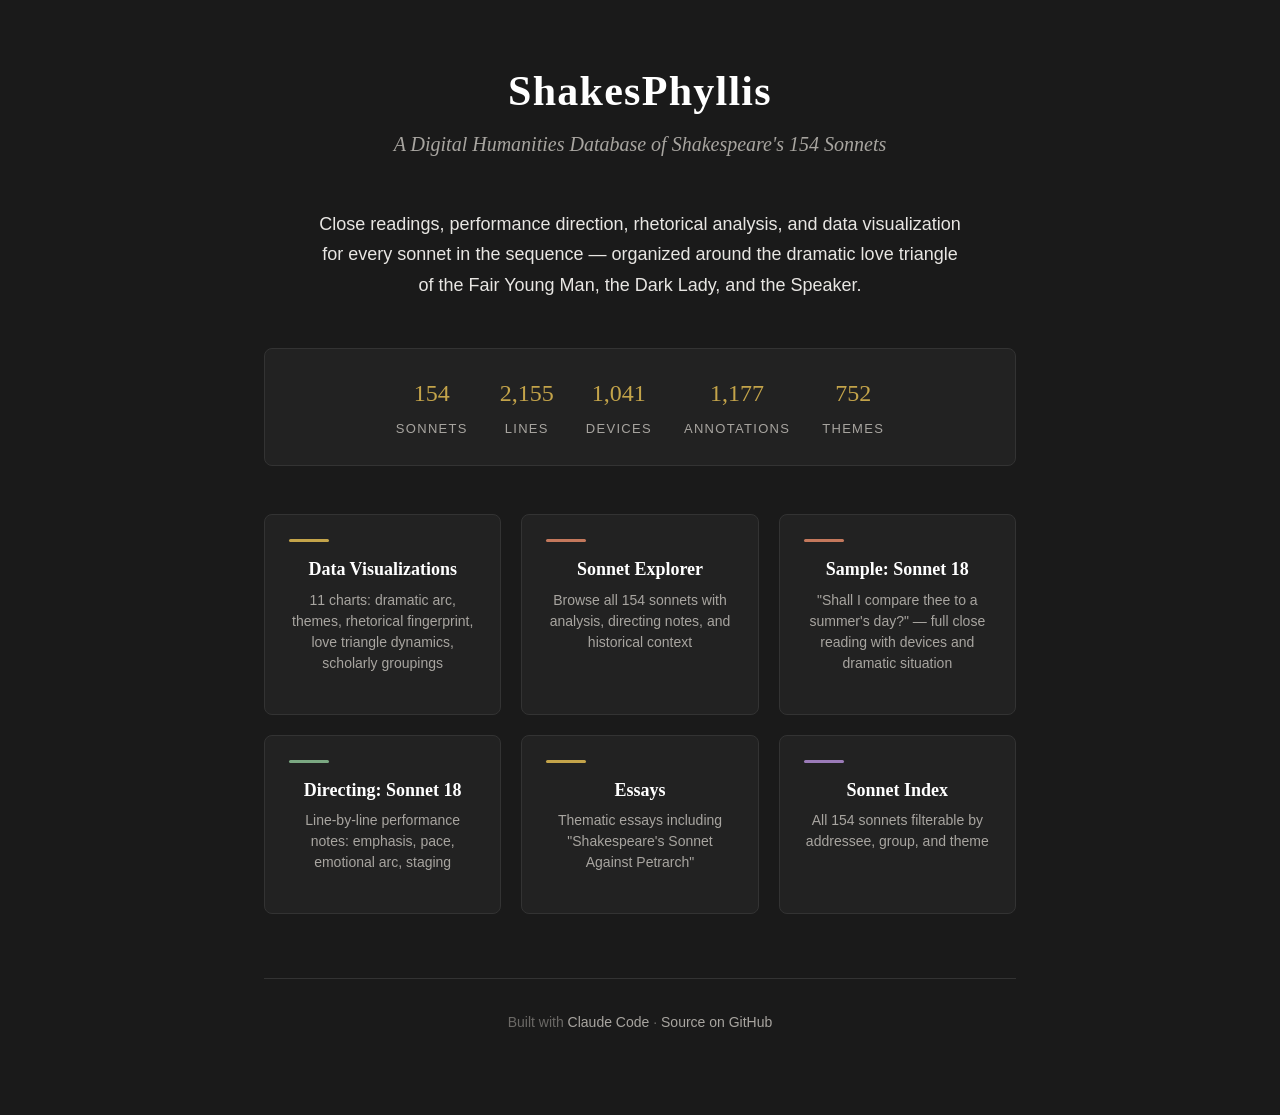
<file: site/index.html>
<!DOCTYPE html>
<html lang="en">
<head>
    <meta charset="UTF-8">
    <meta name="viewport" content="width=device-width, initial-scale=1.0">
    <title>ShakesPhyllis — Shakespeare's Sonnets</title>
    <link rel="stylesheet" href="css/style.css">
    <style>
        .landing {
            max-width: 800px;
            margin: 0 auto;
            padding: 4rem 1.5rem;
            text-align: center;
        }
        .landing h1 {
            font-family: var(--font-heading);
            font-size: var(--text-4xl);
            color: var(--text-heading);
            margin-bottom: 0.5rem;
            letter-spacing: 0.03em;
        }
        .landing .subtitle {
            font-family: var(--font-heading);
            font-size: var(--text-xl);
            color: var(--text-muted);
            font-style: italic;
            margin-bottom: 3rem;
        }
        .landing .desc {
            font-size: var(--text-lg);
            color: var(--text-primary);
            line-height: 1.7;
            margin-bottom: 3rem;
            max-width: 650px;
            margin-left: auto;
            margin-right: auto;
        }
        .nav-grid {
            display: grid;
            grid-template-columns: repeat(auto-fit, minmax(220px, 1fr));
            gap: 1.25rem;
            margin-bottom: 3rem;
        }
        .nav-card {
            background: var(--bg-card);
            border: 1px solid var(--border-subtle);
            border-radius: 8px;
            padding: 1.5rem;
            text-decoration: none;
            transition: border-color 0.2s, transform 0.2s;
        }
        .nav-card:hover {
            border-color: var(--accent-primary);
            transform: translateY(-2px);
        }
        .nav-card h3 {
            font-family: var(--font-heading);
            font-size: var(--text-lg);
            color: var(--text-heading);
            margin-bottom: 0.5rem;
        }
        .nav-card p {
            font-size: var(--text-sm);
            color: var(--text-muted);
            line-height: 1.5;
        }
        .nav-card .accent-bar {
            width: 40px;
            height: 3px;
            border-radius: 2px;
            margin-bottom: 1rem;
        }
        .stats-row {
            display: flex;
            justify-content: center;
            gap: 2rem;
            flex-wrap: wrap;
            margin-bottom: 3rem;
            padding: 1.5rem;
            background: var(--bg-card);
            border-radius: 8px;
            border: 1px solid var(--border-subtle);
        }
        .stat {
            text-align: center;
        }
        .stat .num {
            font-family: var(--font-heading);
            font-size: var(--text-2xl);
            color: var(--accent-gold);
            display: block;
        }
        .stat .label {
            font-size: var(--text-xs);
            color: var(--text-muted);
            text-transform: uppercase;
            letter-spacing: 0.1em;
        }
        .footer {
            margin-top: 4rem;
            padding-top: 2rem;
            border-top: 1px solid var(--border-subtle);
            font-size: var(--text-sm);
            color: var(--text-dim);
        }
        .footer a { color: var(--text-muted); }
    </style>
</head>
<body>
<div class="landing">

    <h1>ShakesPhyllis</h1>
    <p class="subtitle">A Digital Humanities Database of Shakespeare's 154 Sonnets</p>

    <p class="desc">
        Close readings, performance direction, rhetorical analysis, and data visualization
        for every sonnet in the sequence — organized around the dramatic love triangle
        of the Fair Young Man, the Dark Lady, and the Speaker.
    </p>

    <div class="stats-row">
        <div class="stat"><span class="num">154</span><span class="label">Sonnets</span></div>
        <div class="stat"><span class="num">2,155</span><span class="label">Lines</span></div>
        <div class="stat"><span class="num">1,041</span><span class="label">Devices</span></div>
        <div class="stat"><span class="num">1,177</span><span class="label">Annotations</span></div>
        <div class="stat"><span class="num">752</span><span class="label">Themes</span></div>
    </div>

    <div class="nav-grid">
        <a href="visualizations/index.html" class="nav-card">
            <div class="accent-bar" style="background: var(--accent-gold);"></div>
            <h3>Data Visualizations</h3>
            <p>11 charts: dramatic arc, themes, rhetorical fingerprint, love triangle dynamics, scholarly groupings</p>
        </a>
        <a href="templates/homepage.html" class="nav-card">
            <div class="accent-bar" style="background: var(--accent-primary);"></div>
            <h3>Sonnet Explorer</h3>
            <p>Browse all 154 sonnets with analysis, directing notes, and historical context</p>
        </a>
        <a href="templates/analysis-018.html" class="nav-card">
            <div class="accent-bar" style="background: var(--tab-analyses);"></div>
            <h3>Sample: Sonnet 18</h3>
            <p>"Shall I compare thee to a summer's day?" — full close reading with devices and dramatic situation</p>
        </a>
        <a href="templates/directing-018.html" class="nav-card">
            <div class="accent-bar" style="background: var(--tab-directing);"></div>
            <h3>Directing: Sonnet 18</h3>
            <p>Line-by-line performance notes: emphasis, pace, emotional arc, staging</p>
        </a>
        <a href="templates/essay-index.html" class="nav-card">
            <div class="accent-bar" style="background: var(--tab-essays);"></div>
            <h3>Essays</h3>
            <p>Thematic essays including "Shakespeare's Sonnet Against Petrarch"</p>
        </a>
        <a href="templates/sonnet-index.html" class="nav-card">
            <div class="accent-bar" style="background: var(--accent-purple);"></div>
            <h3>Sonnet Index</h3>
            <p>All 154 sonnets filterable by addressee, group, and theme</p>
        </a>
    </div>

    <div class="footer">
        <p>Built with <a href="https://claude.ai/claude-code">Claude Code</a> · <a href="https://github.com/t3dy/ShakesPhyllis">Source on GitHub</a></p>
    </div>

</div>
</body>
</html>
</file>
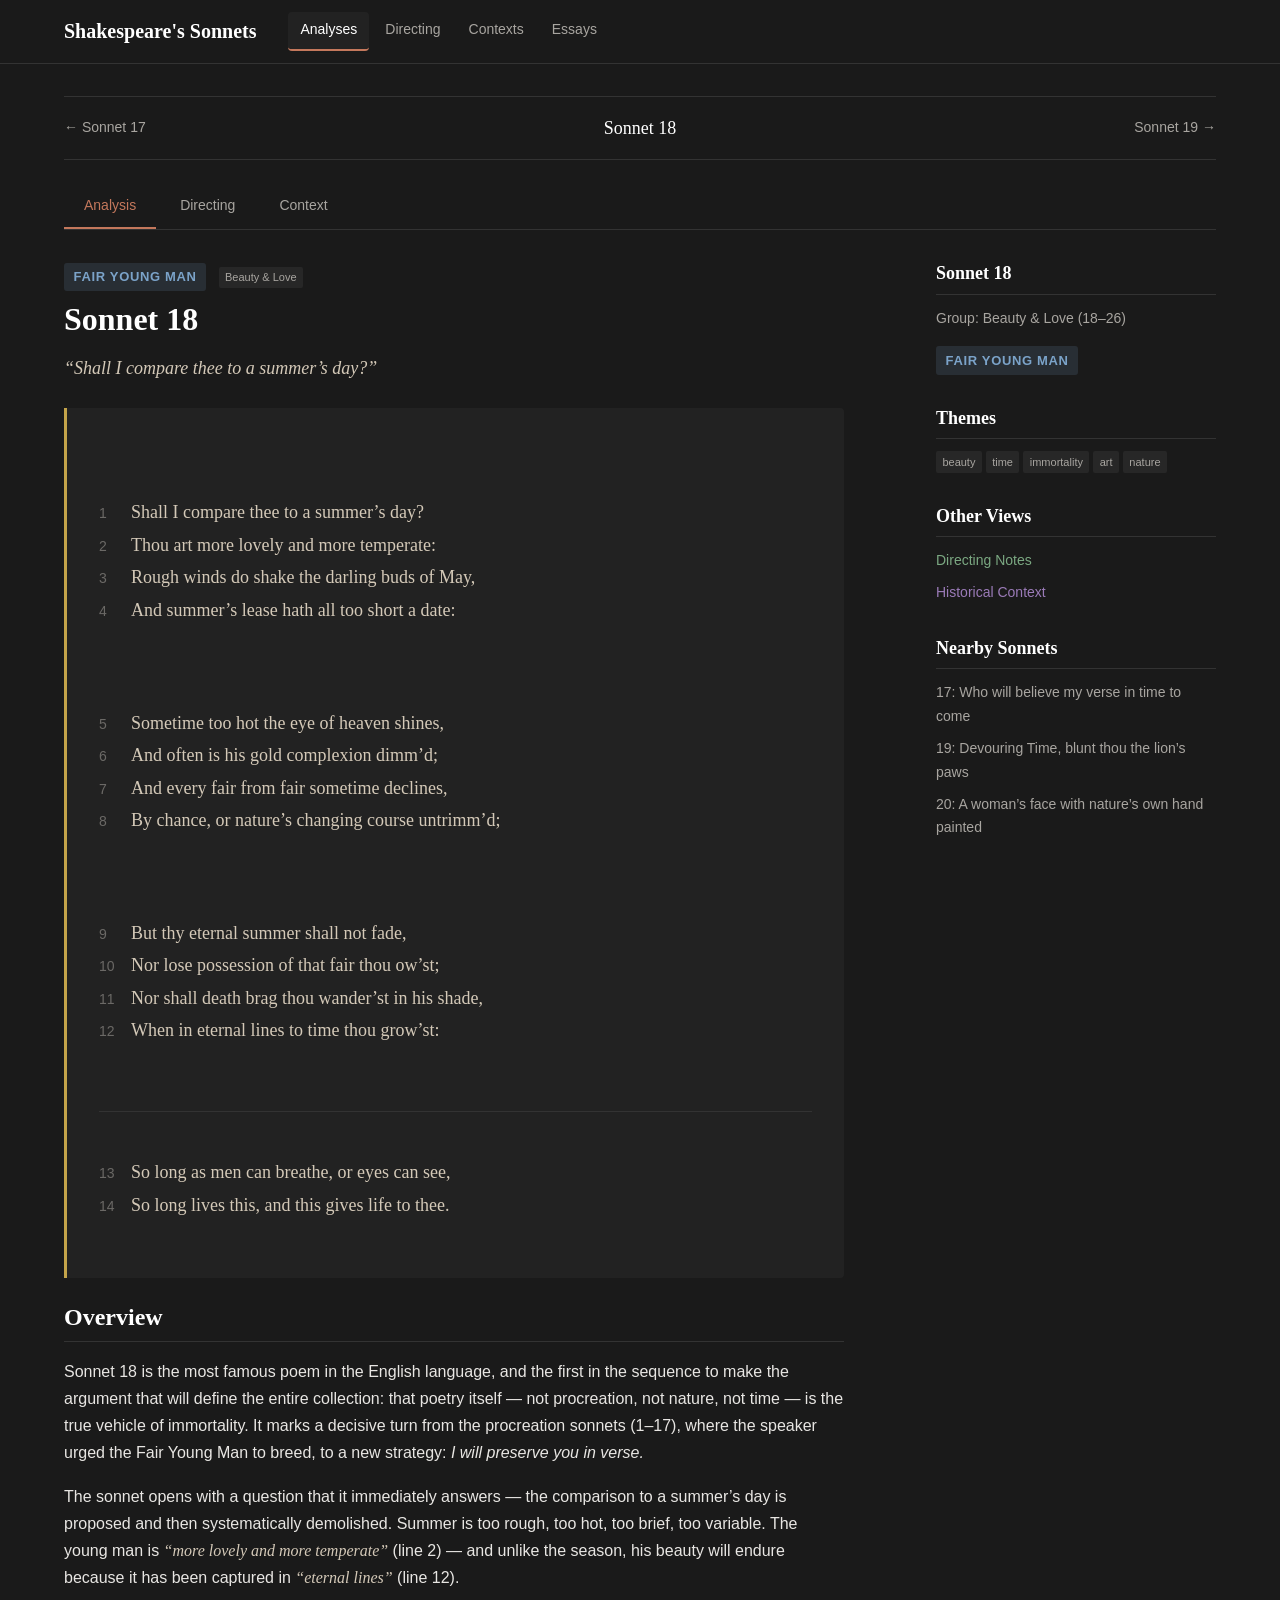
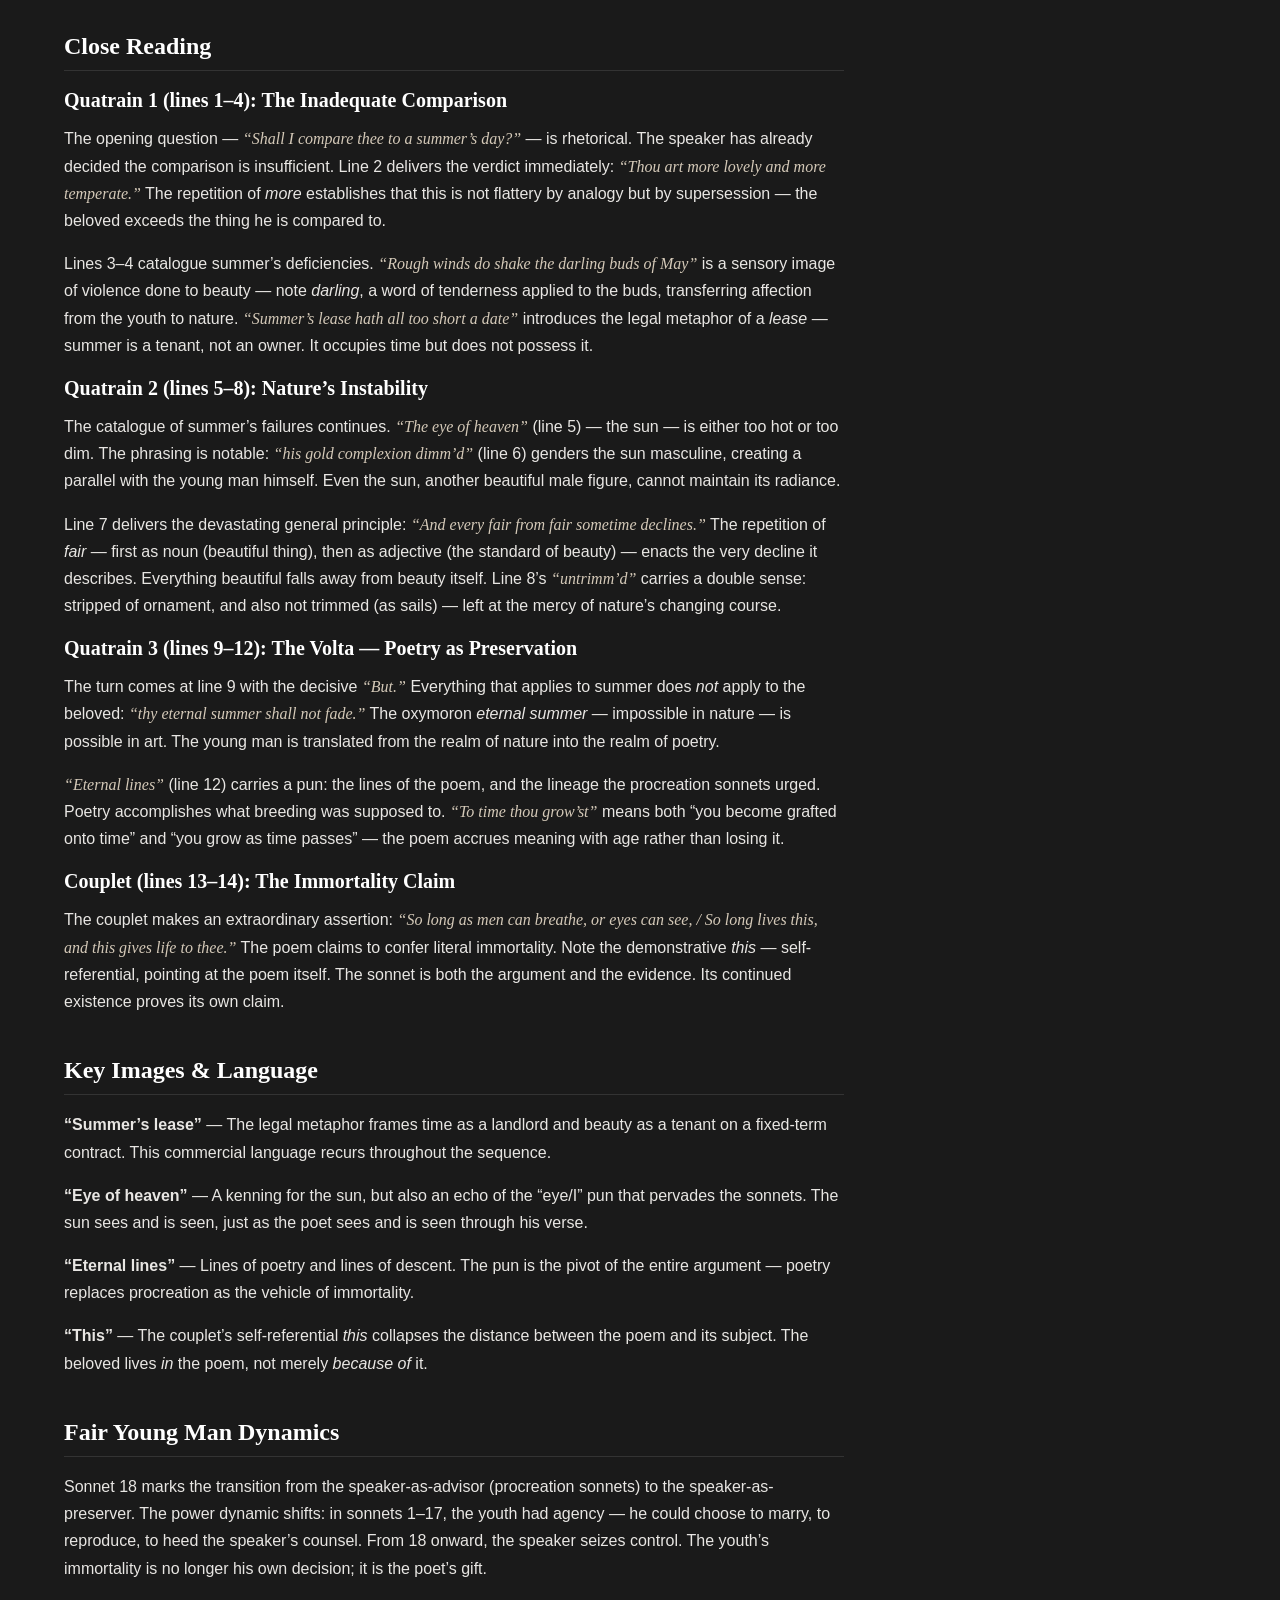
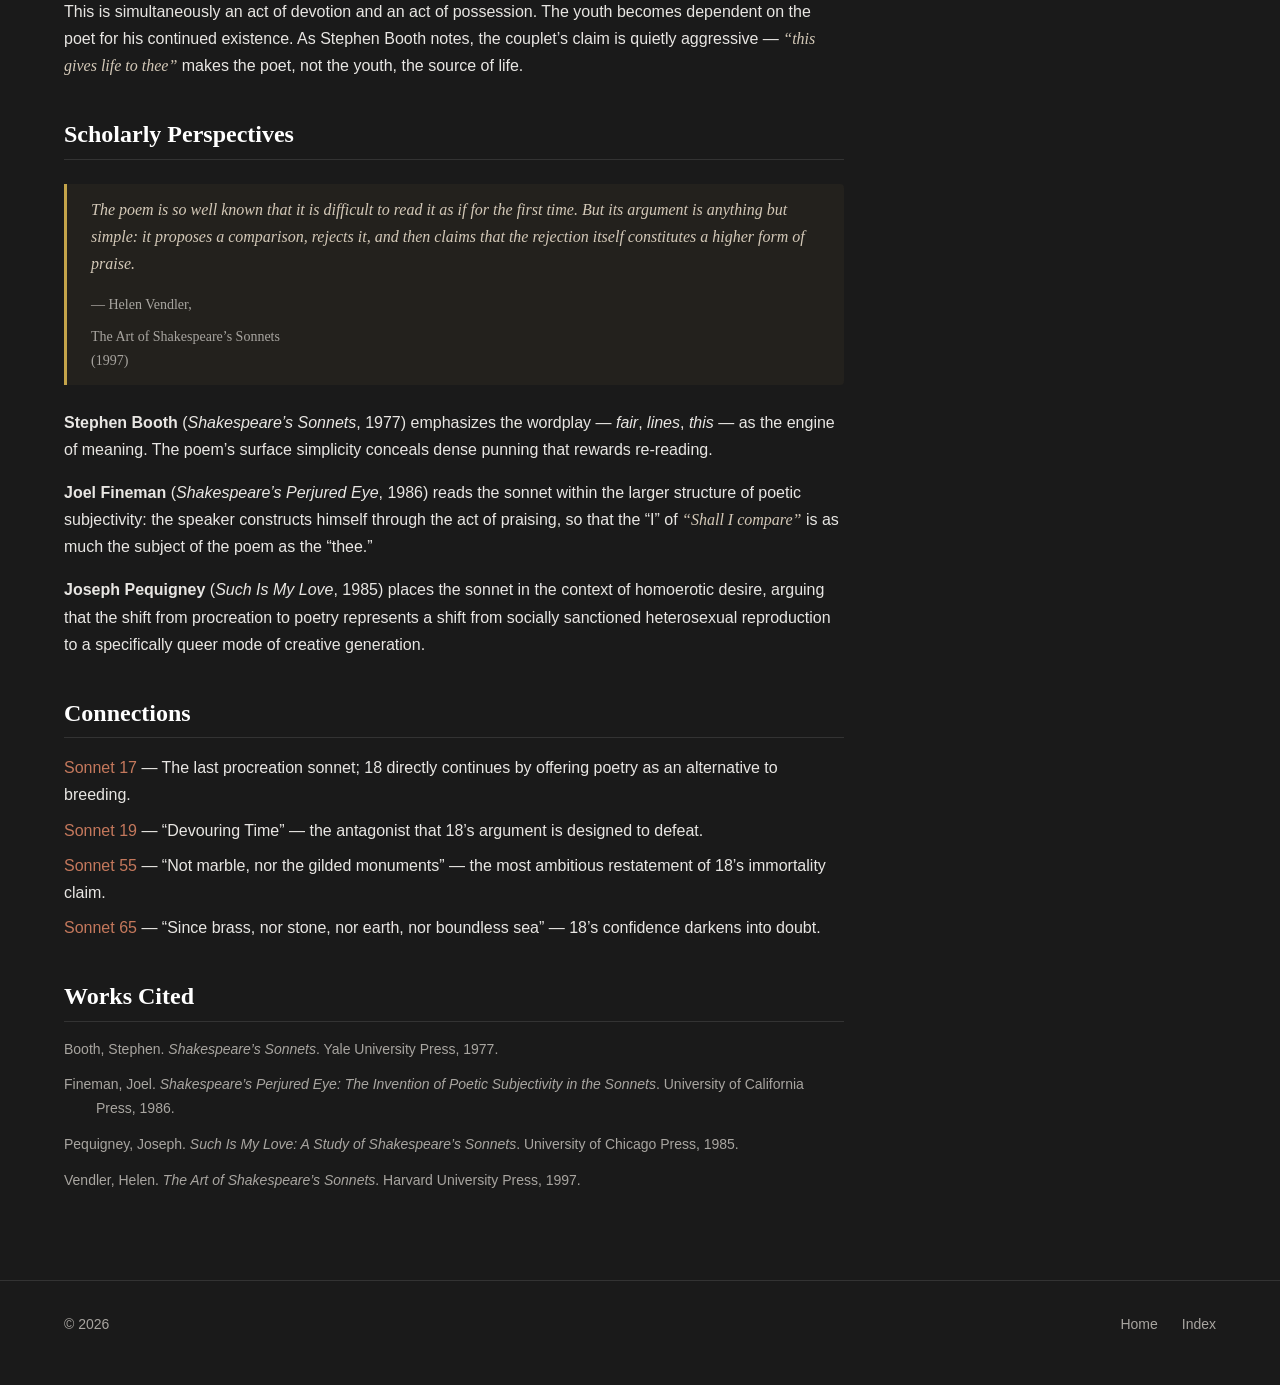
<file: site/templates/analysis-018.html>
<!DOCTYPE html>
<html lang="en">
<head>
  <meta charset="UTF-8">
  <meta name="viewport" content="width=device-width, initial-scale=1.0">
  <title>Sonnet 18: Analysis — Shakespeare's Sonnets</title>
  <link rel="stylesheet" href="../css/style.css">
</head>
<body>

  <header class="site-header">
    <div class="header__container">
      <a href="homepage.html" class="header__logo">Shakespeare's Sonnets</a>
      <nav class="header__nav">
        <a href="sonnet-index.html" class="nav__link nav__link--analyses nav__link--active">Analyses</a>
        <a href="sonnet-index.html" class="nav__link nav__link--directing">Directing</a>
        <a href="sonnet-index.html" class="nav__link nav__link--contexts">Contexts</a>
        <a href="essay-index.html" class="nav__link nav__link--essays">Essays</a>
      </nav>
      <button class="hamburger" aria-label="Menu">
        <span></span><span></span><span></span>
      </button>
    </div>
  </header>

  <main class="container mt-4">
    <!-- SONNET NAV -->
    <nav class="sonnet-nav">
      <a href="#">&larr; Sonnet 17</a>
      <span class="sonnet-nav__current">Sonnet 18</span>
      <a href="#">Sonnet 19 &rarr;</a>
    </nav>

    <!-- CONTENT TABS -->
    <div class="content-tabs">
      <a href="analysis-018.html" class="content-tab content-tab--analyses content-tab--active">Analysis</a>
      <a href="directing-018.html" class="content-tab content-tab--directing">Directing</a>
      <a href="context-018.html" class="content-tab content-tab--contexts">Context</a>
    </div>

    <div class="page-layout">
      <article class="content-narrow">

        <!-- HEADER -->
        <header class="mb-3">
          <span class="fym-dl-indicator fym-dl-indicator--fym">Fair Young Man</span>
          <span class="tag" style="margin-left: 0.5rem;">Beauty &amp; Love</span>
          <h1 class="mt-1">Sonnet 18</h1>
          <p style="font-family: var(--font-sonnet); color: var(--text-quote); font-size: var(--text-lg); font-style: italic;">&ldquo;Shall I compare thee to a summer&rsquo;s day?&rdquo;</p>
        </header>

        <!-- FULL TEXT -->
        <div class="sonnet-text">
          <div class="quatrain">
            <span class="line-number">1</span>Shall I compare thee to a summer&rsquo;s day?
            <span class="line-number">2</span>Thou art more lovely and more temperate:
            <span class="line-number">3</span>Rough winds do shake the darling buds of May,
            <span class="line-number">4</span>And summer&rsquo;s lease hath all too short a date:
          </div>
          <div class="quatrain">
            <span class="line-number">5</span>Sometime too hot the eye of heaven shines,
            <span class="line-number">6</span>And often is his gold complexion dimm&rsquo;d;
            <span class="line-number">7</span>And every fair from fair sometime declines,
            <span class="line-number">8</span>By chance, or nature&rsquo;s changing course untrimm&rsquo;d;
          </div>
          <div class="quatrain">
            <span class="line-number">9</span>But thy eternal summer shall not fade,
            <span class="line-number">10</span>Nor lose possession of that fair thou ow&rsquo;st;
            <span class="line-number">11</span>Nor shall death brag thou wander&rsquo;st in his shade,
            <span class="line-number">12</span>When in eternal lines to time thou grow&rsquo;st:
          </div>
          <div class="couplet">
            <span class="line-number">13</span>So long as men can breathe, or eyes can see,
            <span class="line-number">14</span>So long lives this, and this gives life to thee.
          </div>
        </div>

        <!-- OVERVIEW -->
        <section class="analysis-section">
          <h2>Overview</h2>
          <p>Sonnet 18 is the most famous poem in the English language, and the first in the sequence to make the argument that will define the entire collection: that poetry itself &mdash; not procreation, not nature, not time &mdash; is the true vehicle of immortality. It marks a decisive turn from the procreation sonnets (1&ndash;17), where the speaker urged the Fair Young Man to breed, to a new strategy: <em>I will preserve you in verse.</em></p>
          <p>The sonnet opens with a question that it immediately answers &mdash; the comparison to a summer&rsquo;s day is proposed and then systematically demolished. Summer is too rough, too hot, too brief, too variable. The young man is <span class="citation">&ldquo;more lovely and more temperate&rdquo;</span> (line 2) &mdash; and unlike the season, his beauty will endure because it has been captured in <span class="citation">&ldquo;eternal lines&rdquo;</span> (line 12).</p>
        </section>

        <!-- CLOSE READING -->
        <section class="analysis-section">
          <h2>Close Reading</h2>

          <h3>Quatrain 1 (lines 1&ndash;4): The Inadequate Comparison</h3>
          <p>The opening question &mdash; <span class="citation">&ldquo;Shall I compare thee to a summer&rsquo;s day?&rdquo;</span> &mdash; is rhetorical. The speaker has already decided the comparison is insufficient. Line 2 delivers the verdict immediately: <span class="citation">&ldquo;Thou art more lovely and more temperate.&rdquo;</span> The repetition of <em>more</em> establishes that this is not flattery by analogy but by supersession &mdash; the beloved exceeds the thing he is compared to.</p>
          <p>Lines 3&ndash;4 catalogue summer&rsquo;s deficiencies. <span class="citation">&ldquo;Rough winds do shake the darling buds of May&rdquo;</span> is a sensory image of violence done to beauty &mdash; note <em>darling</em>, a word of tenderness applied to the buds, transferring affection from the youth to nature. <span class="citation">&ldquo;Summer&rsquo;s lease hath all too short a date&rdquo;</span> introduces the legal metaphor of a <em>lease</em> &mdash; summer is a tenant, not an owner. It occupies time but does not possess it.</p>

          <h3>Quatrain 2 (lines 5&ndash;8): Nature&rsquo;s Instability</h3>
          <p>The catalogue of summer&rsquo;s failures continues. <span class="citation">&ldquo;The eye of heaven&rdquo;</span> (line 5) &mdash; the sun &mdash; is either too hot or too dim. The phrasing is notable: <span class="citation">&ldquo;his gold complexion dimm&rsquo;d&rdquo;</span> (line 6) genders the sun masculine, creating a parallel with the young man himself. Even the sun, another beautiful male figure, cannot maintain its radiance.</p>
          <p>Line 7 delivers the devastating general principle: <span class="citation">&ldquo;And every fair from fair sometime declines.&rdquo;</span> The repetition of <em>fair</em> &mdash; first as noun (beautiful thing), then as adjective (the standard of beauty) &mdash; enacts the very decline it describes. Everything beautiful falls away from beauty itself. Line 8&rsquo;s <span class="citation">&ldquo;untrimm&rsquo;d&rdquo;</span> carries a double sense: stripped of ornament, and also not trimmed (as sails) &mdash; left at the mercy of nature&rsquo;s changing course.</p>

          <h3>Quatrain 3 (lines 9&ndash;12): The Volta &mdash; Poetry as Preservation</h3>
          <p>The turn comes at line 9 with the decisive <span class="citation">&ldquo;But.&rdquo;</span> Everything that applies to summer does <em>not</em> apply to the beloved: <span class="citation">&ldquo;thy eternal summer shall not fade.&rdquo;</span> The oxymoron <em>eternal summer</em> &mdash; impossible in nature &mdash; is possible in art. The young man is translated from the realm of nature into the realm of poetry.</p>
          <p><span class="citation">&ldquo;Eternal lines&rdquo;</span> (line 12) carries a pun: the lines of the poem, and the lineage the procreation sonnets urged. Poetry accomplishes what breeding was supposed to. <span class="citation">&ldquo;To time thou grow&rsquo;st&rdquo;</span> means both &ldquo;you become grafted onto time&rdquo; and &ldquo;you grow as time passes&rdquo; &mdash; the poem accrues meaning with age rather than losing it.</p>

          <h3>Couplet (lines 13&ndash;14): The Immortality Claim</h3>
          <p>The couplet makes an extraordinary assertion: <span class="citation">&ldquo;So long as men can breathe, or eyes can see, / So long lives this, and this gives life to thee.&rdquo;</span> The poem claims to confer literal immortality. Note the demonstrative <em>this</em> &mdash; self-referential, pointing at the poem itself. The sonnet is both the argument and the evidence. Its continued existence proves its own claim.</p>
        </section>

        <!-- KEY IMAGES -->
        <section class="analysis-section">
          <h2>Key Images &amp; Language</h2>
          <p><strong>&ldquo;Summer&rsquo;s lease&rdquo;</strong> &mdash; The legal metaphor frames time as a landlord and beauty as a tenant on a fixed-term contract. This commercial language recurs throughout the sequence.</p>
          <p><strong>&ldquo;Eye of heaven&rdquo;</strong> &mdash; A kenning for the sun, but also an echo of the &ldquo;eye/I&rdquo; pun that pervades the sonnets. The sun sees and is seen, just as the poet sees and is seen through his verse.</p>
          <p><strong>&ldquo;Eternal lines&rdquo;</strong> &mdash; Lines of poetry and lines of descent. The pun is the pivot of the entire argument &mdash; poetry replaces procreation as the vehicle of immortality.</p>
          <p><strong>&ldquo;This&rdquo;</strong> &mdash; The couplet&rsquo;s self-referential <em>this</em> collapses the distance between the poem and its subject. The beloved lives <em>in</em> the poem, not merely <em>because of</em> it.</p>
        </section>

        <!-- FYM/DL DYNAMICS -->
        <section class="analysis-section">
          <h2>Fair Young Man Dynamics</h2>
          <p>Sonnet 18 marks the transition from the speaker-as-advisor (procreation sonnets) to the speaker-as-preserver. The power dynamic shifts: in sonnets 1&ndash;17, the youth had agency &mdash; he could choose to marry, to reproduce, to heed the speaker&rsquo;s counsel. From 18 onward, the speaker seizes control. The youth&rsquo;s immortality is no longer his own decision; it is the poet&rsquo;s gift.</p>
          <p>This is simultaneously an act of devotion and an act of possession. The youth becomes dependent on the poet for his continued existence. As Stephen Booth notes, the couplet&rsquo;s claim is quietly aggressive &mdash; <span class="citation">&ldquo;this gives life to thee&rdquo;</span> makes the poet, not the youth, the source of life.</p>
        </section>

        <!-- SCHOLARLY PERSPECTIVES -->
        <section class="analysis-section">
          <h2>Scholarly Perspectives</h2>

          <blockquote>
            <p>The poem is so well known that it is difficult to read it as if for the first time. But its argument is anything but simple: it proposes a comparison, rejects it, and then claims that the rejection itself constitutes a higher form of praise.</p>
            <cite>&mdash; Helen Vendler, <cite>The Art of Shakespeare&rsquo;s Sonnets</cite> (1997)</cite>
          </blockquote>

          <p><strong>Stephen Booth</strong> (<cite>Shakespeare&rsquo;s Sonnets</cite>, 1977) emphasizes the wordplay &mdash; <em>fair</em>, <em>lines</em>, <em>this</em> &mdash; as the engine of meaning. The poem&rsquo;s surface simplicity conceals dense punning that rewards re-reading.</p>

          <p><strong>Joel Fineman</strong> (<cite>Shakespeare&rsquo;s Perjured Eye</cite>, 1986) reads the sonnet within the larger structure of poetic subjectivity: the speaker constructs himself through the act of praising, so that the &ldquo;I&rdquo; of <span class="citation">&ldquo;Shall I compare&rdquo;</span> is as much the subject of the poem as the &ldquo;thee.&rdquo;</p>

          <p><strong>Joseph Pequigney</strong> (<cite>Such Is My Love</cite>, 1985) places the sonnet in the context of homoerotic desire, arguing that the shift from procreation to poetry represents a shift from socially sanctioned heterosexual reproduction to a specifically queer mode of creative generation.</p>
        </section>

        <!-- CONNECTIONS -->
        <section class="analysis-section">
          <h2>Connections</h2>
          <ul style="list-style: none; padding: 0;">
            <li class="mb-1"><a href="#">Sonnet 17</a> &mdash; The last procreation sonnet; 18 directly continues by offering poetry as an alternative to breeding.</li>
            <li class="mb-1"><a href="#">Sonnet 19</a> &mdash; &ldquo;Devouring Time&rdquo; &mdash; the antagonist that 18&rsquo;s argument is designed to defeat.</li>
            <li class="mb-1"><a href="#">Sonnet 55</a> &mdash; &ldquo;Not marble, nor the gilded monuments&rdquo; &mdash; the most ambitious restatement of 18&rsquo;s immortality claim.</li>
            <li class="mb-1"><a href="#">Sonnet 65</a> &mdash; &ldquo;Since brass, nor stone, nor earth, nor boundless sea&rdquo; &mdash; 18&rsquo;s confidence darkens into doubt.</li>
          </ul>
        </section>

        <!-- BIBLIOGRAPHY -->
        <section class="analysis-section">
          <h2>Works Cited</h2>
          <ul class="bibliography">
            <li>Booth, Stephen. <cite>Shakespeare&rsquo;s Sonnets</cite>. Yale University Press, 1977.</li>
            <li>Fineman, Joel. <cite>Shakespeare&rsquo;s Perjured Eye: The Invention of Poetic Subjectivity in the Sonnets</cite>. University of California Press, 1986.</li>
            <li>Pequigney, Joseph. <cite>Such Is My Love: A Study of Shakespeare&rsquo;s Sonnets</cite>. University of Chicago Press, 1985.</li>
            <li>Vendler, Helen. <cite>The Art of Shakespeare&rsquo;s Sonnets</cite>. Harvard University Press, 1997.</li>
          </ul>
        </section>

      </article>

      <!-- SIDEBAR -->
      <aside class="sidebar">
        <div class="sidebar__section">
          <h2 class="sidebar__heading">Sonnet 18</h2>
          <p style="color: var(--text-muted);">Group: Beauty &amp; Love (18&ndash;26)</p>
          <p><span class="fym-dl-indicator fym-dl-indicator--fym">Fair Young Man</span></p>
        </div>
        <div class="sidebar__section">
          <h2 class="sidebar__heading">Themes</h2>
          <div style="display: flex; flex-wrap: wrap; gap: 0.25rem;">
            <span class="tag">beauty</span>
            <span class="tag">time</span>
            <span class="tag">immortality</span>
            <span class="tag">art</span>
            <span class="tag">nature</span>
          </div>
        </div>
        <div class="sidebar__section">
          <h2 class="sidebar__heading">Other Views</h2>
          <ul class="sidebar__list">
            <li><a href="directing-018.html" style="color: var(--tab-directing);">Directing Notes</a></li>
            <li><a href="context-018.html" style="color: var(--tab-contexts);">Historical Context</a></li>
          </ul>
        </div>
        <div class="sidebar__section">
          <h2 class="sidebar__heading">Nearby Sonnets</h2>
          <ul class="sidebar__list">
            <li><a href="#">17: Who will believe my verse in time to come</a></li>
            <li><a href="#">19: Devouring Time, blunt thou the lion&rsquo;s paws</a></li>
            <li><a href="#">20: A woman&rsquo;s face with nature&rsquo;s own hand painted</a></li>
          </ul>
        </div>
      </aside>
    </div>
  </main>

  <footer class="site-footer">
    <div class="footer__container">
      <p>&copy; 2026</p>
      <ul class="footer__links">
        <li><a href="homepage.html">Home</a></li>
        <li><a href="sonnet-index.html">Index</a></li>
      </ul>
    </div>
  </footer>

</body>
</html>
</file>
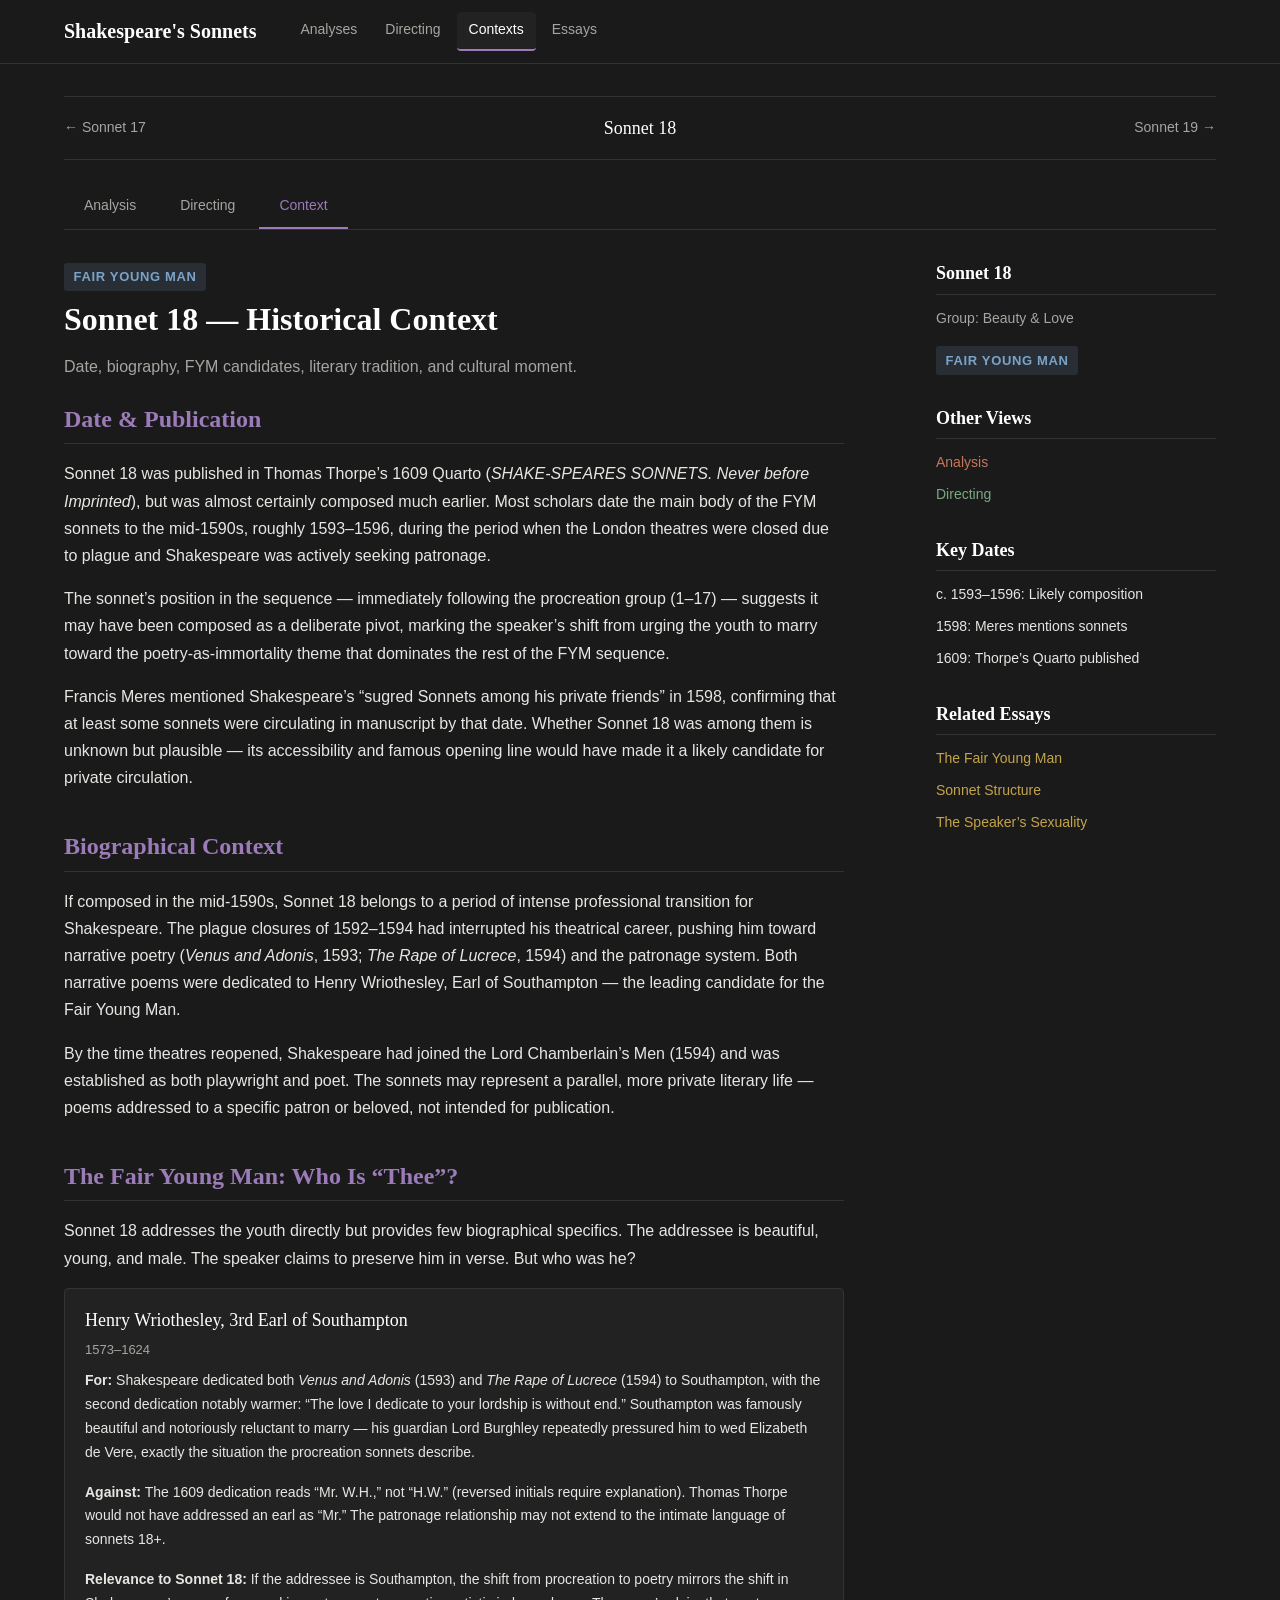
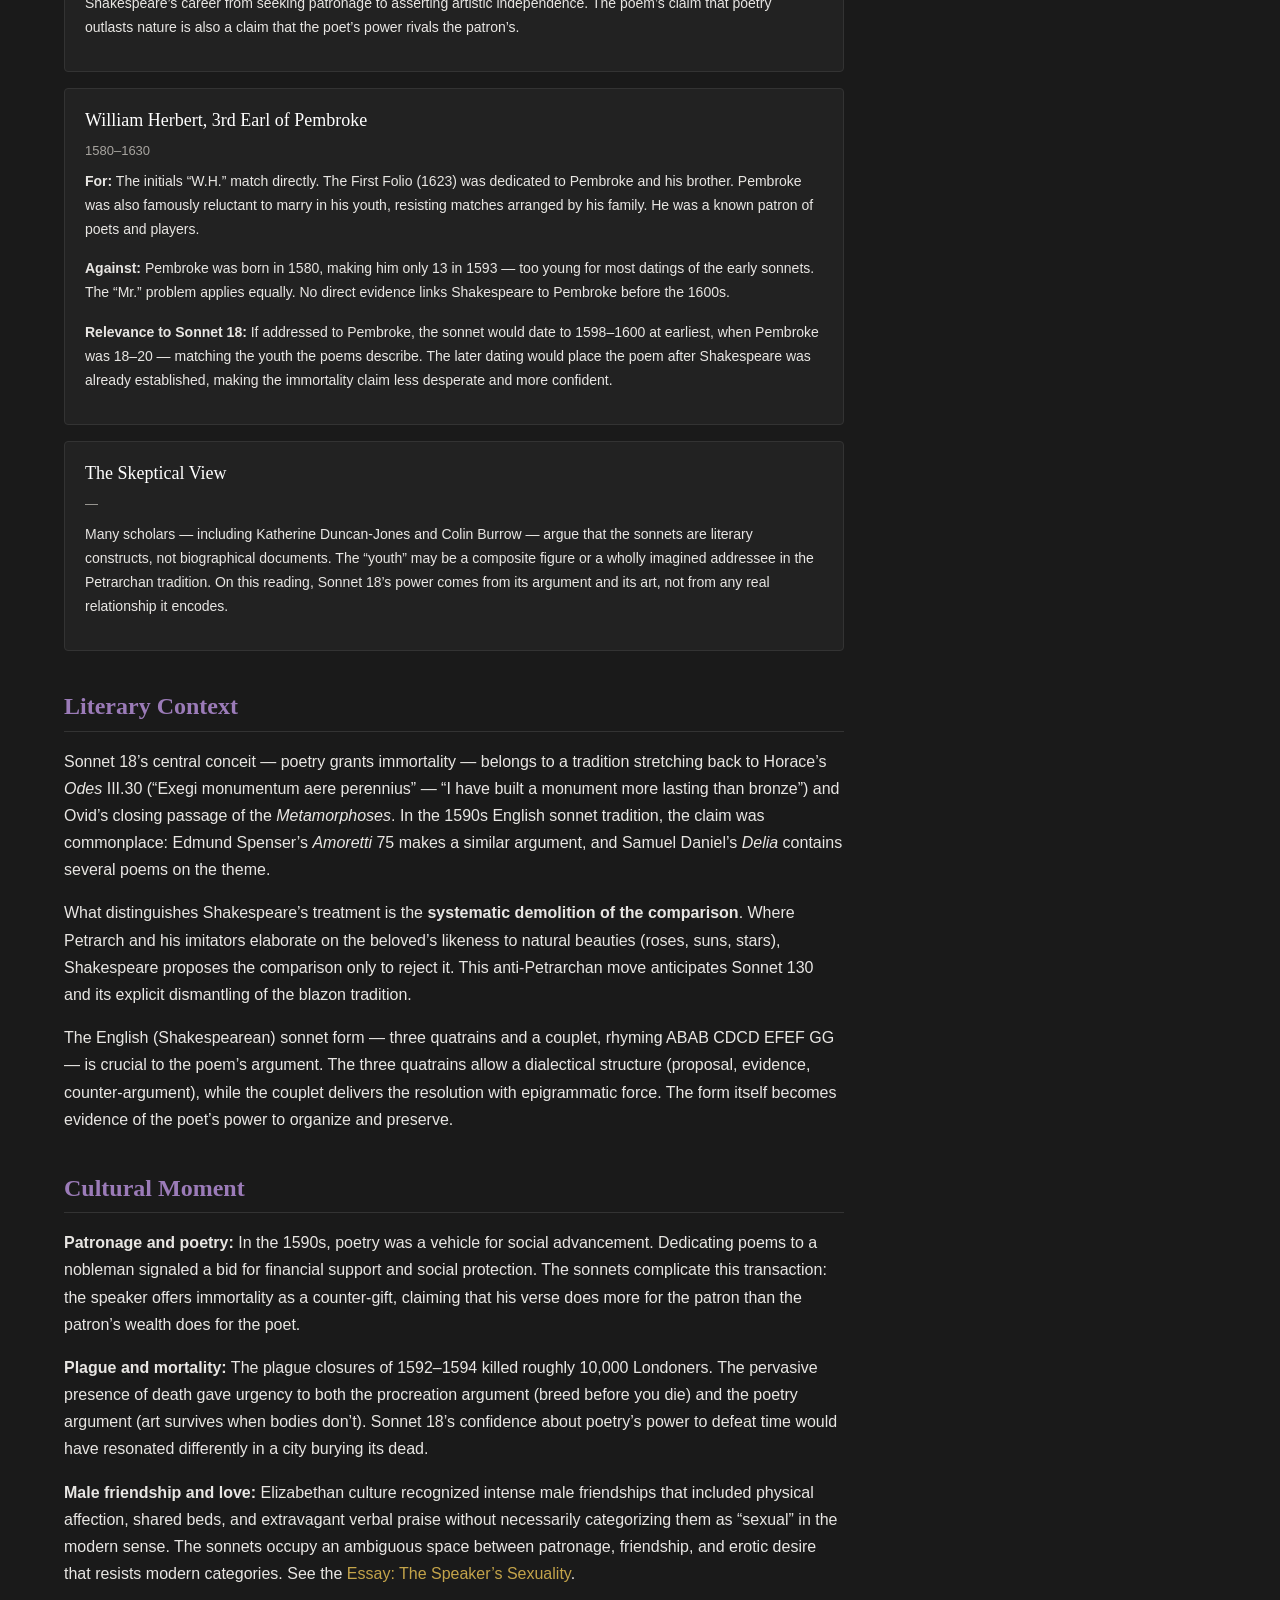
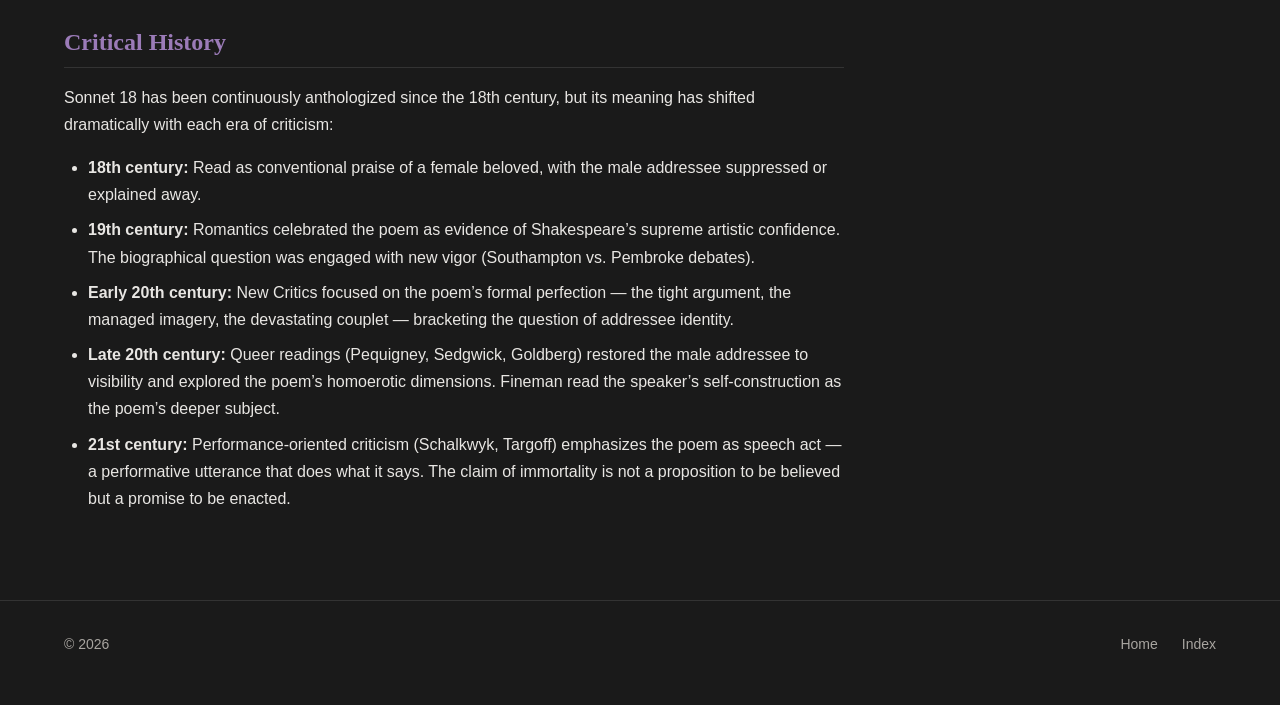
<file: site/templates/context-018.html>
<!DOCTYPE html>
<html lang="en">
<head>
  <meta charset="UTF-8">
  <meta name="viewport" content="width=device-width, initial-scale=1.0">
  <title>Sonnet 18: Context — Shakespeare's Sonnets</title>
  <link rel="stylesheet" href="../css/style.css">
</head>
<body>

  <header class="site-header">
    <div class="header__container">
      <a href="homepage.html" class="header__logo">Shakespeare's Sonnets</a>
      <nav class="header__nav">
        <a href="sonnet-index.html" class="nav__link nav__link--analyses">Analyses</a>
        <a href="sonnet-index.html" class="nav__link nav__link--directing">Directing</a>
        <a href="sonnet-index.html" class="nav__link nav__link--contexts nav__link--active">Contexts</a>
        <a href="essay-index.html" class="nav__link nav__link--essays">Essays</a>
      </nav>
      <button class="hamburger" aria-label="Menu">
        <span></span><span></span><span></span>
      </button>
    </div>
  </header>

  <main class="container mt-4">
    <nav class="sonnet-nav">
      <a href="#">&larr; Sonnet 17</a>
      <span class="sonnet-nav__current">Sonnet 18</span>
      <a href="#">Sonnet 19 &rarr;</a>
    </nav>

    <div class="content-tabs">
      <a href="analysis-018.html" class="content-tab content-tab--analyses">Analysis</a>
      <a href="directing-018.html" class="content-tab content-tab--directing">Directing</a>
      <a href="context-018.html" class="content-tab content-tab--contexts content-tab--active">Context</a>
    </div>

    <div class="page-layout">
      <article class="content-narrow">
        <header class="mb-3">
          <span class="fym-dl-indicator fym-dl-indicator--fym">Fair Young Man</span>
          <h1 class="mt-1">Sonnet 18 &mdash; Historical Context</h1>
          <p style="color: var(--text-muted);">Date, biography, FYM candidates, literary tradition, and cultural moment.</p>
        </header>

        <!-- DATE & PUBLICATION -->
        <section class="context-section">
          <h2>Date &amp; Publication</h2>
          <p>Sonnet 18 was published in Thomas Thorpe&rsquo;s 1609 Quarto (<cite>SHAKE-SPEARES SONNETS. Never before Imprinted</cite>), but was almost certainly composed much earlier. Most scholars date the main body of the FYM sonnets to the mid-1590s, roughly 1593&ndash;1596, during the period when the London theatres were closed due to plague and Shakespeare was actively seeking patronage.</p>
          <p>The sonnet&rsquo;s position in the sequence &mdash; immediately following the procreation group (1&ndash;17) &mdash; suggests it may have been composed as a deliberate pivot, marking the speaker&rsquo;s shift from urging the youth to marry toward the poetry-as-immortality theme that dominates the rest of the FYM sequence.</p>
          <p>Francis Meres mentioned Shakespeare&rsquo;s &ldquo;sugred Sonnets among his private friends&rdquo; in 1598, confirming that at least some sonnets were circulating in manuscript by that date. Whether Sonnet 18 was among them is unknown but plausible &mdash; its accessibility and famous opening line would have made it a likely candidate for private circulation.</p>
        </section>

        <!-- BIOGRAPHICAL CONTEXT -->
        <section class="context-section">
          <h2>Biographical Context</h2>
          <p>If composed in the mid-1590s, Sonnet 18 belongs to a period of intense professional transition for Shakespeare. The plague closures of 1592&ndash;1594 had interrupted his theatrical career, pushing him toward narrative poetry (<cite>Venus and Adonis</cite>, 1593; <cite>The Rape of Lucrece</cite>, 1594) and the patronage system. Both narrative poems were dedicated to Henry Wriothesley, Earl of Southampton &mdash; the leading candidate for the Fair Young Man.</p>
          <p>By the time theatres reopened, Shakespeare had joined the Lord Chamberlain&rsquo;s Men (1594) and was established as both playwright and poet. The sonnets may represent a parallel, more private literary life &mdash; poems addressed to a specific patron or beloved, not intended for publication.</p>
        </section>

        <!-- FYM CANDIDATES -->
        <section class="context-section">
          <h2>The Fair Young Man: Who Is &ldquo;Thee&rdquo;?</h2>
          <p>Sonnet 18 addresses the youth directly but provides few biographical specifics. The addressee is beautiful, young, and male. The speaker claims to preserve him in verse. But who was he?</p>

          <div class="candidate-card">
            <div class="candidate-card__name">Henry Wriothesley, 3rd Earl of Southampton</div>
            <div class="candidate-card__dates">1573&ndash;1624</div>
            <div class="candidate-card__evidence">
              <p><strong>For:</strong> Shakespeare dedicated both <cite>Venus and Adonis</cite> (1593) and <cite>The Rape of Lucrece</cite> (1594) to Southampton, with the second dedication notably warmer: &ldquo;The love I dedicate to your lordship is without end.&rdquo; Southampton was famously beautiful and notoriously reluctant to marry &mdash; his guardian Lord Burghley repeatedly pressured him to wed Elizabeth de Vere, exactly the situation the procreation sonnets describe.</p>
              <p><strong>Against:</strong> The 1609 dedication reads &ldquo;Mr. W.H.,&rdquo; not &ldquo;H.W.&rdquo; (reversed initials require explanation). Thomas Thorpe would not have addressed an earl as &ldquo;Mr.&rdquo; The patronage relationship may not extend to the intimate language of sonnets 18+.</p>
              <p><strong>Relevance to Sonnet 18:</strong> If the addressee is Southampton, the shift from procreation to poetry mirrors the shift in Shakespeare&rsquo;s career from seeking patronage to asserting artistic independence. The poem&rsquo;s claim that poetry outlasts nature is also a claim that the poet&rsquo;s power rivals the patron&rsquo;s.</p>
            </div>
          </div>

          <div class="candidate-card">
            <div class="candidate-card__name">William Herbert, 3rd Earl of Pembroke</div>
            <div class="candidate-card__dates">1580&ndash;1630</div>
            <div class="candidate-card__evidence">
              <p><strong>For:</strong> The initials &ldquo;W.H.&rdquo; match directly. The First Folio (1623) was dedicated to Pembroke and his brother. Pembroke was also famously reluctant to marry in his youth, resisting matches arranged by his family. He was a known patron of poets and players.</p>
              <p><strong>Against:</strong> Pembroke was born in 1580, making him only 13 in 1593 &mdash; too young for most datings of the early sonnets. The &ldquo;Mr.&rdquo; problem applies equally. No direct evidence links Shakespeare to Pembroke before the 1600s.</p>
              <p><strong>Relevance to Sonnet 18:</strong> If addressed to Pembroke, the sonnet would date to 1598&ndash;1600 at earliest, when Pembroke was 18&ndash;20 &mdash; matching the youth the poems describe. The later dating would place the poem after Shakespeare was already established, making the immortality claim less desperate and more confident.</p>
            </div>
          </div>

          <div class="candidate-card">
            <div class="candidate-card__name">The Skeptical View</div>
            <div class="candidate-card__dates">&mdash;</div>
            <div class="candidate-card__evidence">
              <p>Many scholars &mdash; including Katherine Duncan-Jones and Colin Burrow &mdash; argue that the sonnets are literary constructs, not biographical documents. The &ldquo;youth&rdquo; may be a composite figure or a wholly imagined addressee in the Petrarchan tradition. On this reading, Sonnet 18&rsquo;s power comes from its argument and its art, not from any real relationship it encodes.</p>
            </div>
          </div>
        </section>

        <!-- LITERARY CONTEXT -->
        <section class="context-section">
          <h2>Literary Context</h2>
          <p>Sonnet 18&rsquo;s central conceit &mdash; poetry grants immortality &mdash; belongs to a tradition stretching back to Horace&rsquo;s <cite>Odes</cite> III.30 (&ldquo;Exegi monumentum aere perennius&rdquo; &mdash; &ldquo;I have built a monument more lasting than bronze&rdquo;) and Ovid&rsquo;s closing passage of the <cite>Metamorphoses</cite>. In the 1590s English sonnet tradition, the claim was commonplace: Edmund Spenser&rsquo;s <cite>Amoretti</cite> 75 makes a similar argument, and Samuel Daniel&rsquo;s <cite>Delia</cite> contains several poems on the theme.</p>
          <p>What distinguishes Shakespeare&rsquo;s treatment is the <strong>systematic demolition of the comparison</strong>. Where Petrarch and his imitators elaborate on the beloved&rsquo;s likeness to natural beauties (roses, suns, stars), Shakespeare proposes the comparison only to reject it. This anti-Petrarchan move anticipates Sonnet 130 and its explicit dismantling of the blazon tradition.</p>
          <p>The English (Shakespearean) sonnet form &mdash; three quatrains and a couplet, rhyming ABAB CDCD EFEF GG &mdash; is crucial to the poem&rsquo;s argument. The three quatrains allow a dialectical structure (proposal, evidence, counter-argument), while the couplet delivers the resolution with epigrammatic force. The form itself becomes evidence of the poet&rsquo;s power to organize and preserve.</p>
        </section>

        <!-- CULTURAL MOMENT -->
        <section class="context-section">
          <h2>Cultural Moment</h2>
          <p><strong>Patronage and poetry:</strong> In the 1590s, poetry was a vehicle for social advancement. Dedicating poems to a nobleman signaled a bid for financial support and social protection. The sonnets complicate this transaction: the speaker offers immortality as a counter-gift, claiming that his verse does more for the patron than the patron&rsquo;s wealth does for the poet.</p>
          <p><strong>Plague and mortality:</strong> The plague closures of 1592&ndash;1594 killed roughly 10,000 Londoners. The pervasive presence of death gave urgency to both the procreation argument (breed before you die) and the poetry argument (art survives when bodies don&rsquo;t). Sonnet 18&rsquo;s confidence about poetry&rsquo;s power to defeat time would have resonated differently in a city burying its dead.</p>
          <p><strong>Male friendship and love:</strong> Elizabethan culture recognized intense male friendships that included physical affection, shared beds, and extravagant verbal praise without necessarily categorizing them as &ldquo;sexual&rdquo; in the modern sense. The sonnets occupy an ambiguous space between patronage, friendship, and erotic desire that resists modern categories. See the <a href="#" style="color: var(--tab-essays);">Essay: The Speaker&rsquo;s Sexuality</a>.</p>
        </section>

        <!-- CRITICAL HISTORY -->
        <section class="context-section">
          <h2>Critical History</h2>
          <p>Sonnet 18 has been continuously anthologized since the 18th century, but its meaning has shifted dramatically with each era of criticism:</p>
          <ul style="color: var(--text-primary); padding-left: 1.5rem;">
            <li class="mb-1"><strong>18th century:</strong> Read as conventional praise of a female beloved, with the male addressee suppressed or explained away.</li>
            <li class="mb-1"><strong>19th century:</strong> Romantics celebrated the poem as evidence of Shakespeare&rsquo;s supreme artistic confidence. The biographical question was engaged with new vigor (Southampton vs. Pembroke debates).</li>
            <li class="mb-1"><strong>Early 20th century:</strong> New Critics focused on the poem&rsquo;s formal perfection &mdash; the tight argument, the managed imagery, the devastating couplet &mdash; bracketing the question of addressee identity.</li>
            <li class="mb-1"><strong>Late 20th century:</strong> Queer readings (Pequigney, Sedgwick, Goldberg) restored the male addressee to visibility and explored the poem&rsquo;s homoerotic dimensions. Fineman read the speaker&rsquo;s self-construction as the poem&rsquo;s deeper subject.</li>
            <li class="mb-1"><strong>21st century:</strong> Performance-oriented criticism (Schalkwyk, Targoff) emphasizes the poem as speech act &mdash; a performative utterance that does what it says. The claim of immortality is not a proposition to be believed but a promise to be enacted.</li>
          </ul>
        </section>

      </article>

      <aside class="sidebar">
        <div class="sidebar__section">
          <h2 class="sidebar__heading">Sonnet 18</h2>
          <p style="color: var(--text-muted);">Group: Beauty &amp; Love</p>
          <p><span class="fym-dl-indicator fym-dl-indicator--fym">Fair Young Man</span></p>
        </div>
        <div class="sidebar__section">
          <h2 class="sidebar__heading">Other Views</h2>
          <ul class="sidebar__list">
            <li><a href="analysis-018.html" style="color: var(--tab-analyses);">Analysis</a></li>
            <li><a href="directing-018.html" style="color: var(--tab-directing);">Directing</a></li>
          </ul>
        </div>
        <div class="sidebar__section">
          <h2 class="sidebar__heading">Key Dates</h2>
          <ul class="sidebar__list">
            <li>c. 1593&ndash;1596: Likely composition</li>
            <li>1598: Meres mentions sonnets</li>
            <li>1609: Thorpe&rsquo;s Quarto published</li>
          </ul>
        </div>
        <div class="sidebar__section">
          <h2 class="sidebar__heading">Related Essays</h2>
          <ul class="sidebar__list">
            <li><a href="#" style="color: var(--tab-essays);">The Fair Young Man</a></li>
            <li><a href="#" style="color: var(--tab-essays);">Sonnet Structure</a></li>
            <li><a href="#" style="color: var(--tab-essays);">The Speaker&rsquo;s Sexuality</a></li>
          </ul>
        </div>
      </aside>
    </div>
  </main>

  <footer class="site-footer">
    <div class="footer__container">
      <p>&copy; 2026</p>
      <ul class="footer__links">
        <li><a href="homepage.html">Home</a></li>
        <li><a href="sonnet-index.html">Index</a></li>
      </ul>
    </div>
  </footer>

</body>
</html>
</file>
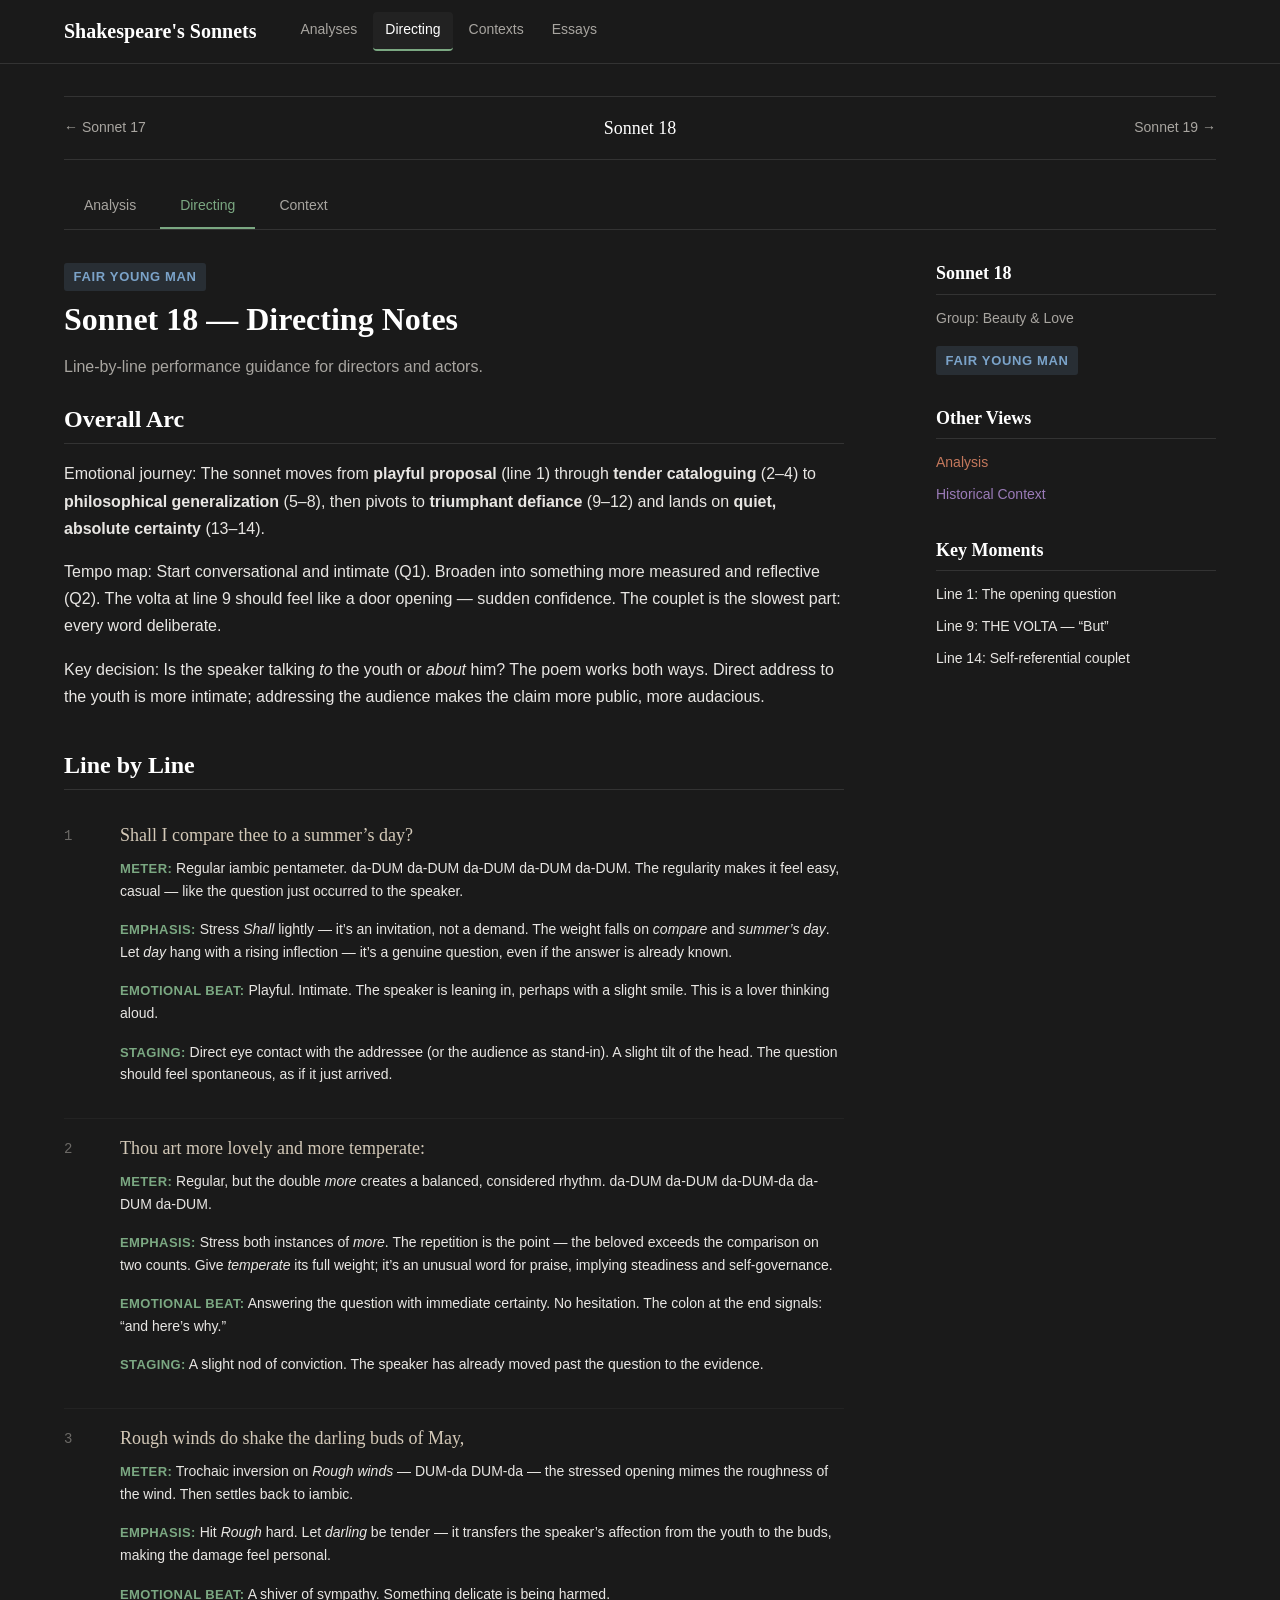
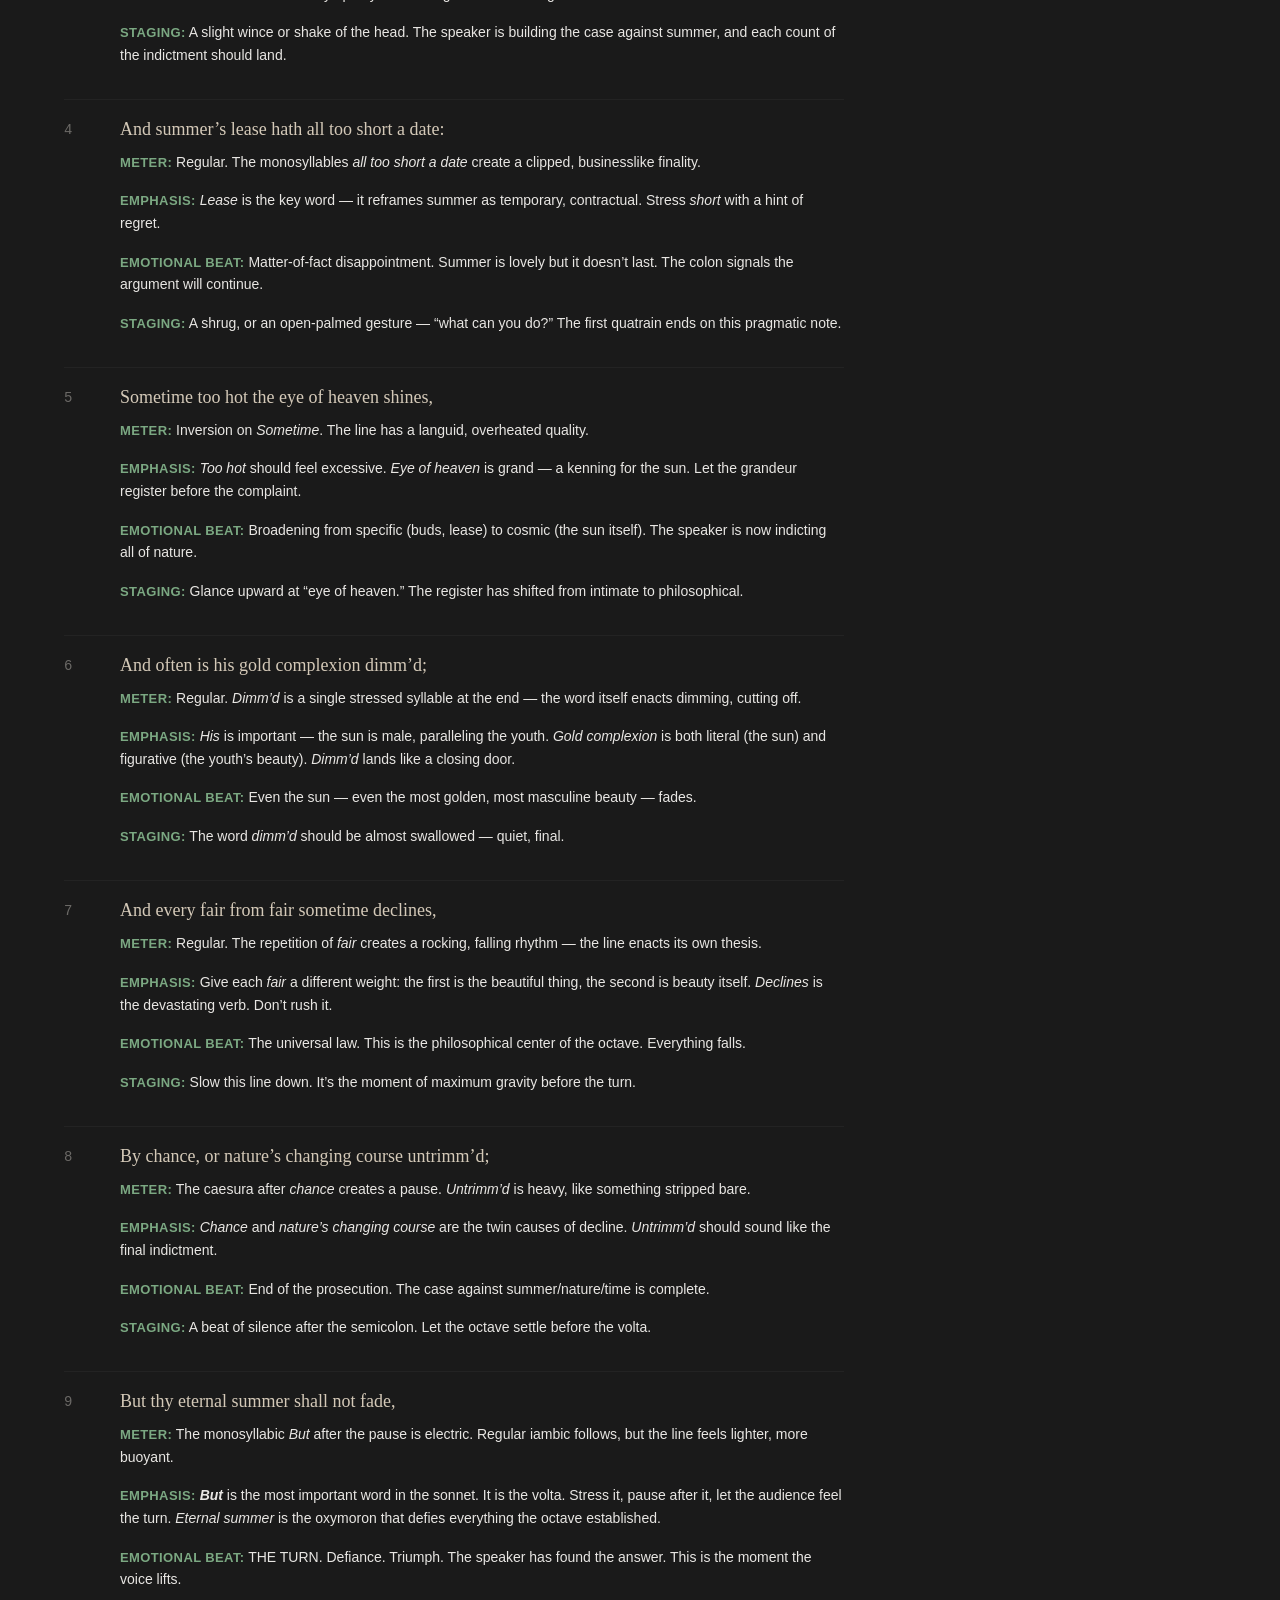
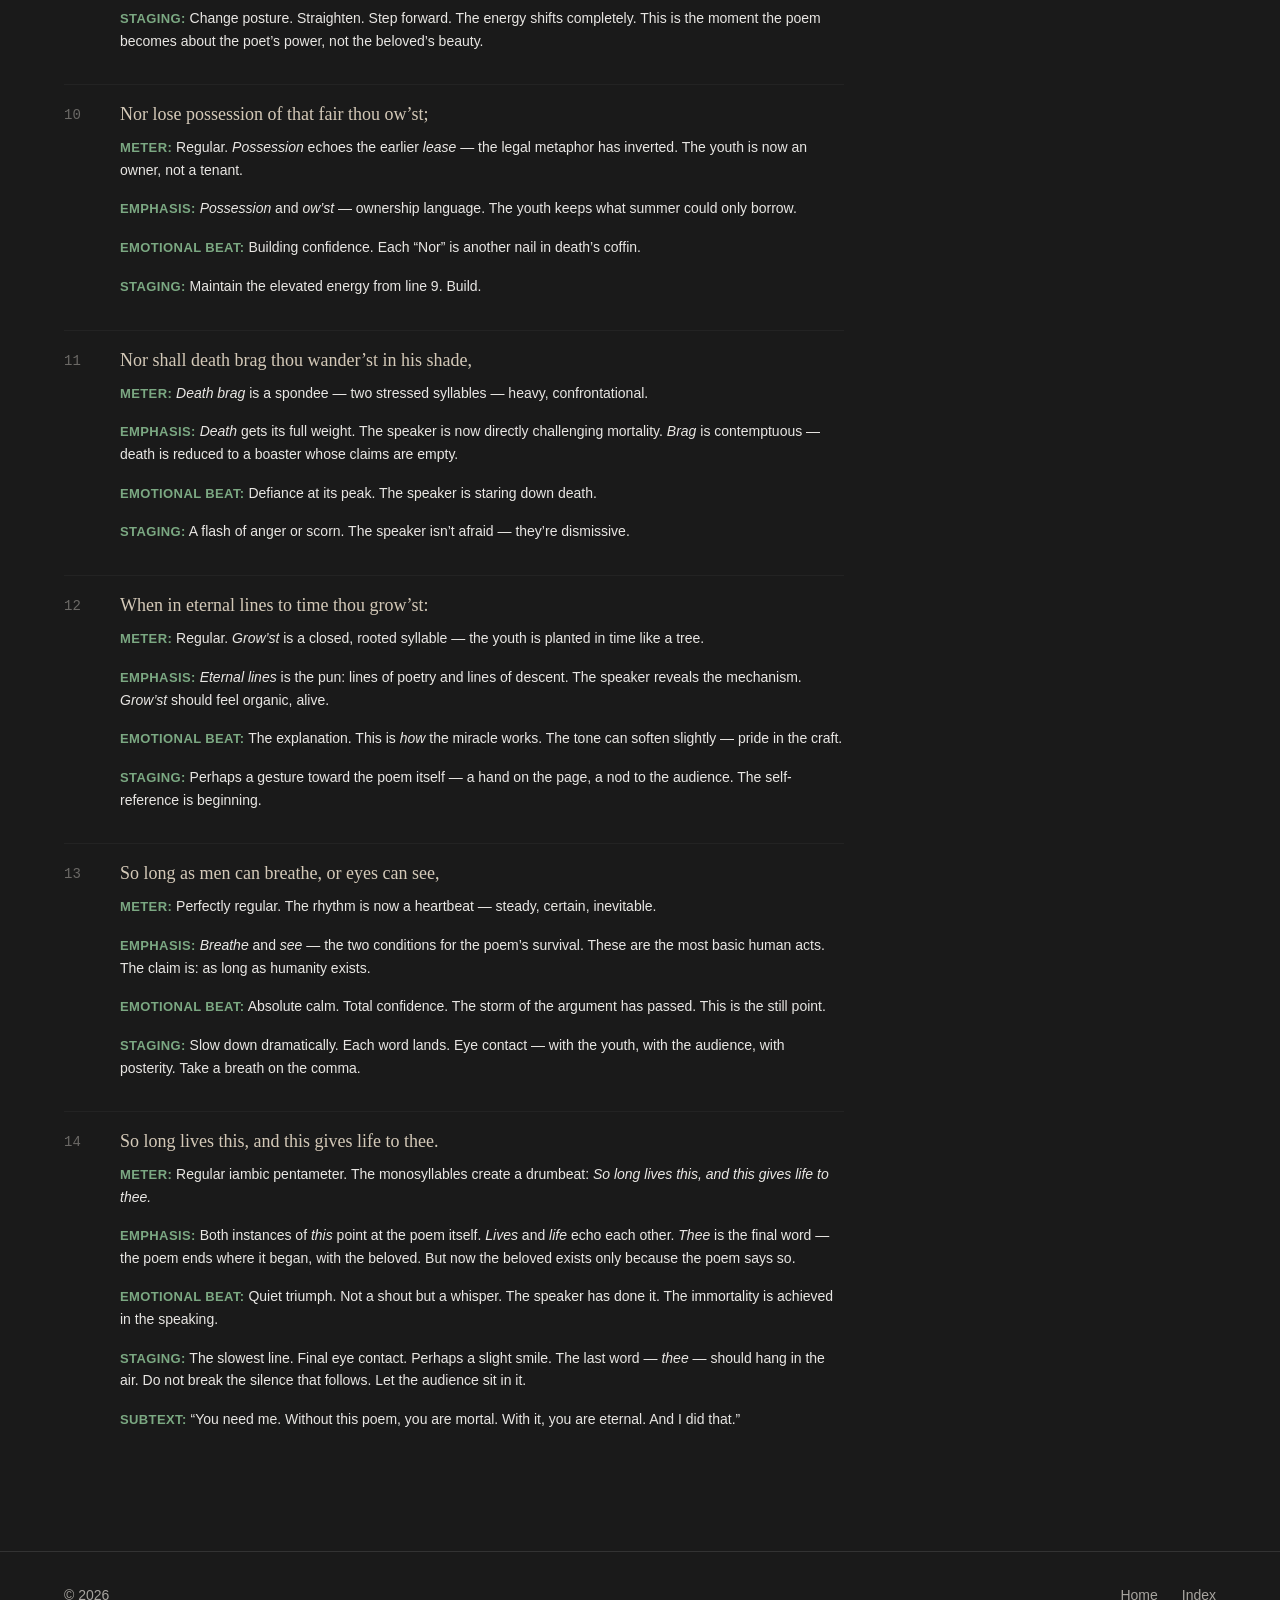
<file: site/templates/directing-018.html>
<!DOCTYPE html>
<html lang="en">
<head>
  <meta charset="UTF-8">
  <meta name="viewport" content="width=device-width, initial-scale=1.0">
  <title>Sonnet 18: Directing — Shakespeare's Sonnets</title>
  <link rel="stylesheet" href="../css/style.css">
</head>
<body>

  <header class="site-header">
    <div class="header__container">
      <a href="homepage.html" class="header__logo">Shakespeare's Sonnets</a>
      <nav class="header__nav">
        <a href="sonnet-index.html" class="nav__link nav__link--analyses">Analyses</a>
        <a href="sonnet-index.html" class="nav__link nav__link--directing nav__link--active">Directing</a>
        <a href="sonnet-index.html" class="nav__link nav__link--contexts">Contexts</a>
        <a href="essay-index.html" class="nav__link nav__link--essays">Essays</a>
      </nav>
      <button class="hamburger" aria-label="Menu">
        <span></span><span></span><span></span>
      </button>
    </div>
  </header>

  <main class="container mt-4">
    <nav class="sonnet-nav">
      <a href="#">&larr; Sonnet 17</a>
      <span class="sonnet-nav__current">Sonnet 18</span>
      <a href="#">Sonnet 19 &rarr;</a>
    </nav>

    <div class="content-tabs">
      <a href="analysis-018.html" class="content-tab content-tab--analyses">Analysis</a>
      <a href="directing-018.html" class="content-tab content-tab--directing content-tab--active">Directing</a>
      <a href="context-018.html" class="content-tab content-tab--contexts">Context</a>
    </div>

    <div class="page-layout">
      <article class="content-narrow">
        <header class="mb-3">
          <span class="fym-dl-indicator fym-dl-indicator--fym">Fair Young Man</span>
          <h1 class="mt-1">Sonnet 18 &mdash; Directing Notes</h1>
          <p style="color: var(--text-muted);">Line-by-line performance guidance for directors and actors.</p>
        </header>

        <!-- OVERALL ARC -->
        <section class="analysis-section">
          <h2>Overall Arc</h2>
          <p><span class="note-label">Emotional journey:</span> The sonnet moves from <strong>playful proposal</strong> (line 1) through <strong>tender cataloguing</strong> (2&ndash;4) to <strong>philosophical generalization</strong> (5&ndash;8), then pivots to <strong>triumphant defiance</strong> (9&ndash;12) and lands on <strong>quiet, absolute certainty</strong> (13&ndash;14).</p>
          <p><span class="note-label">Tempo map:</span> Start conversational and intimate (Q1). Broaden into something more measured and reflective (Q2). The volta at line 9 should feel like a door opening &mdash; sudden confidence. The couplet is the slowest part: every word deliberate.</p>
          <p><span class="note-label">Key decision:</span> Is the speaker talking <em>to</em> the youth or <em>about</em> him? The poem works both ways. Direct address to the youth is more intimate; addressing the audience makes the claim more public, more audacious.</p>
        </section>

        <!-- LINE BY LINE -->
        <section class="analysis-section">
          <h2>Line by Line</h2>

          <div class="directing-line">
            <div class="directing-line__number">1</div>
            <div>
              <div class="directing-line__text">Shall I compare thee to a summer&rsquo;s day?</div>
              <div class="directing-line__notes">
                <p><span class="note-label">Meter:</span> Regular iambic pentameter. da-DUM da-DUM da-DUM da-DUM da-DUM. The regularity makes it feel easy, casual &mdash; like the question just occurred to the speaker.</p>
                <p><span class="note-label">Emphasis:</span> Stress <em>Shall</em> lightly &mdash; it&rsquo;s an invitation, not a demand. The weight falls on <em>compare</em> and <em>summer&rsquo;s day</em>. Let <em>day</em> hang with a rising inflection &mdash; it&rsquo;s a genuine question, even if the answer is already known.</p>
                <p><span class="note-label">Emotional beat:</span> Playful. Intimate. The speaker is leaning in, perhaps with a slight smile. This is a lover thinking aloud.</p>
                <p><span class="note-label">Staging:</span> Direct eye contact with the addressee (or the audience as stand-in). A slight tilt of the head. The question should feel spontaneous, as if it just arrived.</p>
              </div>
            </div>
          </div>

          <div class="directing-line">
            <div class="directing-line__number">2</div>
            <div>
              <div class="directing-line__text">Thou art more lovely and more temperate:</div>
              <div class="directing-line__notes">
                <p><span class="note-label">Meter:</span> Regular, but the double <em>more</em> creates a balanced, considered rhythm. da-DUM da-DUM da-DUM-da da-DUM da-DUM.</p>
                <p><span class="note-label">Emphasis:</span> Stress both instances of <em>more</em>. The repetition is the point &mdash; the beloved exceeds the comparison on two counts. Give <em>temperate</em> its full weight; it&rsquo;s an unusual word for praise, implying steadiness and self-governance.</p>
                <p><span class="note-label">Emotional beat:</span> Answering the question with immediate certainty. No hesitation. The colon at the end signals: &ldquo;and here&rsquo;s why.&rdquo;</p>
                <p><span class="note-label">Staging:</span> A slight nod of conviction. The speaker has already moved past the question to the evidence.</p>
              </div>
            </div>
          </div>

          <div class="directing-line">
            <div class="directing-line__number">3</div>
            <div>
              <div class="directing-line__text">Rough winds do shake the darling buds of May,</div>
              <div class="directing-line__notes">
                <p><span class="note-label">Meter:</span> Trochaic inversion on <em>Rough winds</em> &mdash; DUM-da DUM-da &mdash; the stressed opening mimes the roughness of the wind. Then settles back to iambic.</p>
                <p><span class="note-label">Emphasis:</span> Hit <em>Rough</em> hard. Let <em>darling</em> be tender &mdash; it transfers the speaker&rsquo;s affection from the youth to the buds, making the damage feel personal.</p>
                <p><span class="note-label">Emotional beat:</span> A shiver of sympathy. Something delicate is being harmed.</p>
                <p><span class="note-label">Staging:</span> A slight wince or shake of the head. The speaker is building the case against summer, and each count of the indictment should land.</p>
              </div>
            </div>
          </div>

          <div class="directing-line">
            <div class="directing-line__number">4</div>
            <div>
              <div class="directing-line__text">And summer&rsquo;s lease hath all too short a date:</div>
              <div class="directing-line__notes">
                <p><span class="note-label">Meter:</span> Regular. The monosyllables <em>all too short a date</em> create a clipped, businesslike finality.</p>
                <p><span class="note-label">Emphasis:</span> <em>Lease</em> is the key word &mdash; it reframes summer as temporary, contractual. Stress <em>short</em> with a hint of regret.</p>
                <p><span class="note-label">Emotional beat:</span> Matter-of-fact disappointment. Summer is lovely but it doesn&rsquo;t last. The colon signals the argument will continue.</p>
                <p><span class="note-label">Staging:</span> A shrug, or an open-palmed gesture &mdash; &ldquo;what can you do?&rdquo; The first quatrain ends on this pragmatic note.</p>
              </div>
            </div>
          </div>

          <div class="directing-line">
            <div class="directing-line__number">5</div>
            <div>
              <div class="directing-line__text">Sometime too hot the eye of heaven shines,</div>
              <div class="directing-line__notes">
                <p><span class="note-label">Meter:</span> Inversion on <em>Sometime</em>. The line has a languid, overheated quality.</p>
                <p><span class="note-label">Emphasis:</span> <em>Too hot</em> should feel excessive. <em>Eye of heaven</em> is grand &mdash; a kenning for the sun. Let the grandeur register before the complaint.</p>
                <p><span class="note-label">Emotional beat:</span> Broadening from specific (buds, lease) to cosmic (the sun itself). The speaker is now indicting all of nature.</p>
                <p><span class="note-label">Staging:</span> Glance upward at &ldquo;eye of heaven.&rdquo; The register has shifted from intimate to philosophical.</p>
              </div>
            </div>
          </div>

          <div class="directing-line">
            <div class="directing-line__number">6</div>
            <div>
              <div class="directing-line__text">And often is his gold complexion dimm&rsquo;d;</div>
              <div class="directing-line__notes">
                <p><span class="note-label">Meter:</span> Regular. <em>Dimm&rsquo;d</em> is a single stressed syllable at the end &mdash; the word itself enacts dimming, cutting off.</p>
                <p><span class="note-label">Emphasis:</span> <em>His</em> is important &mdash; the sun is male, paralleling the youth. <em>Gold complexion</em> is both literal (the sun) and figurative (the youth&rsquo;s beauty). <em>Dimm&rsquo;d</em> lands like a closing door.</p>
                <p><span class="note-label">Emotional beat:</span> Even the sun &mdash; even the most golden, most masculine beauty &mdash; fades.</p>
                <p><span class="note-label">Staging:</span> The word <em>dimm&rsquo;d</em> should be almost swallowed &mdash; quiet, final.</p>
              </div>
            </div>
          </div>

          <div class="directing-line">
            <div class="directing-line__number">7</div>
            <div>
              <div class="directing-line__text">And every fair from fair sometime declines,</div>
              <div class="directing-line__notes">
                <p><span class="note-label">Meter:</span> Regular. The repetition of <em>fair</em> creates a rocking, falling rhythm &mdash; the line enacts its own thesis.</p>
                <p><span class="note-label">Emphasis:</span> Give each <em>fair</em> a different weight: the first is the beautiful thing, the second is beauty itself. <em>Declines</em> is the devastating verb. Don&rsquo;t rush it.</p>
                <p><span class="note-label">Emotional beat:</span> The universal law. This is the philosophical center of the octave. Everything falls.</p>
                <p><span class="note-label">Staging:</span> Slow this line down. It&rsquo;s the moment of maximum gravity before the turn.</p>
              </div>
            </div>
          </div>

          <div class="directing-line">
            <div class="directing-line__number">8</div>
            <div>
              <div class="directing-line__text">By chance, or nature&rsquo;s changing course untrimm&rsquo;d;</div>
              <div class="directing-line__notes">
                <p><span class="note-label">Meter:</span> The caesura after <em>chance</em> creates a pause. <em>Untrimm&rsquo;d</em> is heavy, like something stripped bare.</p>
                <p><span class="note-label">Emphasis:</span> <em>Chance</em> and <em>nature&rsquo;s changing course</em> are the twin causes of decline. <em>Untrimm&rsquo;d</em> should sound like the final indictment.</p>
                <p><span class="note-label">Emotional beat:</span> End of the prosecution. The case against summer/nature/time is complete.</p>
                <p><span class="note-label">Staging:</span> A beat of silence after the semicolon. Let the octave settle before the volta.</p>
              </div>
            </div>
          </div>

          <div class="directing-line">
            <div class="directing-line__number">9</div>
            <div>
              <div class="directing-line__text">But thy eternal summer shall not fade,</div>
              <div class="directing-line__notes">
                <p><span class="note-label">Meter:</span> The monosyllabic <em>But</em> after the pause is electric. Regular iambic follows, but the line feels lighter, more buoyant.</p>
                <p><span class="note-label">Emphasis:</span> <strong><em>But</em></strong> is the most important word in the sonnet. It is the volta. Stress it, pause after it, let the audience feel the turn. <em>Eternal summer</em> is the oxymoron that defies everything the octave established.</p>
                <p><span class="note-label">Emotional beat:</span> THE TURN. Defiance. Triumph. The speaker has found the answer. This is the moment the voice lifts.</p>
                <p><span class="note-label">Staging:</span> Change posture. Straighten. Step forward. The energy shifts completely. This is the moment the poem becomes about the poet&rsquo;s power, not the beloved&rsquo;s beauty.</p>
              </div>
            </div>
          </div>

          <div class="directing-line">
            <div class="directing-line__number">10</div>
            <div>
              <div class="directing-line__text">Nor lose possession of that fair thou ow&rsquo;st;</div>
              <div class="directing-line__notes">
                <p><span class="note-label">Meter:</span> Regular. <em>Possession</em> echoes the earlier <em>lease</em> &mdash; the legal metaphor has inverted. The youth is now an owner, not a tenant.</p>
                <p><span class="note-label">Emphasis:</span> <em>Possession</em> and <em>ow&rsquo;st</em> &mdash; ownership language. The youth keeps what summer could only borrow.</p>
                <p><span class="note-label">Emotional beat:</span> Building confidence. Each &ldquo;Nor&rdquo; is another nail in death&rsquo;s coffin.</p>
                <p><span class="note-label">Staging:</span> Maintain the elevated energy from line 9. Build.</p>
              </div>
            </div>
          </div>

          <div class="directing-line">
            <div class="directing-line__number">11</div>
            <div>
              <div class="directing-line__text">Nor shall death brag thou wander&rsquo;st in his shade,</div>
              <div class="directing-line__notes">
                <p><span class="note-label">Meter:</span> <em>Death brag</em> is a spondee &mdash; two stressed syllables &mdash; heavy, confrontational.</p>
                <p><span class="note-label">Emphasis:</span> <em>Death</em> gets its full weight. The speaker is now directly challenging mortality. <em>Brag</em> is contemptuous &mdash; death is reduced to a boaster whose claims are empty.</p>
                <p><span class="note-label">Emotional beat:</span> Defiance at its peak. The speaker is staring down death.</p>
                <p><span class="note-label">Staging:</span> A flash of anger or scorn. The speaker isn&rsquo;t afraid &mdash; they&rsquo;re dismissive.</p>
              </div>
            </div>
          </div>

          <div class="directing-line">
            <div class="directing-line__number">12</div>
            <div>
              <div class="directing-line__text">When in eternal lines to time thou grow&rsquo;st:</div>
              <div class="directing-line__notes">
                <p><span class="note-label">Meter:</span> Regular. <em>Grow&rsquo;st</em> is a closed, rooted syllable &mdash; the youth is planted in time like a tree.</p>
                <p><span class="note-label">Emphasis:</span> <em>Eternal lines</em> is the pun: lines of poetry and lines of descent. The speaker reveals the mechanism. <em>Grow&rsquo;st</em> should feel organic, alive.</p>
                <p><span class="note-label">Emotional beat:</span> The explanation. This is <em>how</em> the miracle works. The tone can soften slightly &mdash; pride in the craft.</p>
                <p><span class="note-label">Staging:</span> Perhaps a gesture toward the poem itself &mdash; a hand on the page, a nod to the audience. The self-reference is beginning.</p>
              </div>
            </div>
          </div>

          <div class="directing-line">
            <div class="directing-line__number">13</div>
            <div>
              <div class="directing-line__text">So long as men can breathe, or eyes can see,</div>
              <div class="directing-line__notes">
                <p><span class="note-label">Meter:</span> Perfectly regular. The rhythm is now a heartbeat &mdash; steady, certain, inevitable.</p>
                <p><span class="note-label">Emphasis:</span> <em>Breathe</em> and <em>see</em> &mdash; the two conditions for the poem&rsquo;s survival. These are the most basic human acts. The claim is: as long as humanity exists.</p>
                <p><span class="note-label">Emotional beat:</span> Absolute calm. Total confidence. The storm of the argument has passed. This is the still point.</p>
                <p><span class="note-label">Staging:</span> Slow down dramatically. Each word lands. Eye contact &mdash; with the youth, with the audience, with posterity. Take a breath on the comma.</p>
              </div>
            </div>
          </div>

          <div class="directing-line">
            <div class="directing-line__number">14</div>
            <div>
              <div class="directing-line__text">So long lives this, and this gives life to thee.</div>
              <div class="directing-line__notes">
                <p><span class="note-label">Meter:</span> Regular iambic pentameter. The monosyllables create a drumbeat: <em>So long lives this, and this gives life to thee.</em></p>
                <p><span class="note-label">Emphasis:</span> Both instances of <em>this</em> point at the poem itself. <em>Lives</em> and <em>life</em> echo each other. <em>Thee</em> is the final word &mdash; the poem ends where it began, with the beloved. But now the beloved exists only because the poem says so.</p>
                <p><span class="note-label">Emotional beat:</span> Quiet triumph. Not a shout but a whisper. The speaker has done it. The immortality is achieved in the speaking.</p>
                <p><span class="note-label">Staging:</span> The slowest line. Final eye contact. Perhaps a slight smile. The last word &mdash; <em>thee</em> &mdash; should hang in the air. Do not break the silence that follows. Let the audience sit in it.</p>
                <p><span class="note-label">Subtext:</span> &ldquo;You need me. Without this poem, you are mortal. With it, you are eternal. And I did that.&rdquo;</p>
              </div>
            </div>
          </div>

        </section>
      </article>

      <aside class="sidebar">
        <div class="sidebar__section">
          <h2 class="sidebar__heading">Sonnet 18</h2>
          <p style="color: var(--text-muted);">Group: Beauty &amp; Love</p>
          <p><span class="fym-dl-indicator fym-dl-indicator--fym">Fair Young Man</span></p>
        </div>
        <div class="sidebar__section">
          <h2 class="sidebar__heading">Other Views</h2>
          <ul class="sidebar__list">
            <li><a href="analysis-018.html" style="color: var(--tab-analyses);">Analysis</a></li>
            <li><a href="context-018.html" style="color: var(--tab-contexts);">Historical Context</a></li>
          </ul>
        </div>
        <div class="sidebar__section">
          <h2 class="sidebar__heading">Key Moments</h2>
          <ul class="sidebar__list">
            <li>Line 1: The opening question</li>
            <li>Line 9: THE VOLTA &mdash; &ldquo;But&rdquo;</li>
            <li>Line 14: Self-referential couplet</li>
          </ul>
        </div>
      </aside>
    </div>
  </main>

  <footer class="site-footer">
    <div class="footer__container">
      <p>&copy; 2026</p>
      <ul class="footer__links">
        <li><a href="homepage.html">Home</a></li>
        <li><a href="sonnet-index.html">Index</a></li>
      </ul>
    </div>
  </footer>

</body>
</html>
</file>
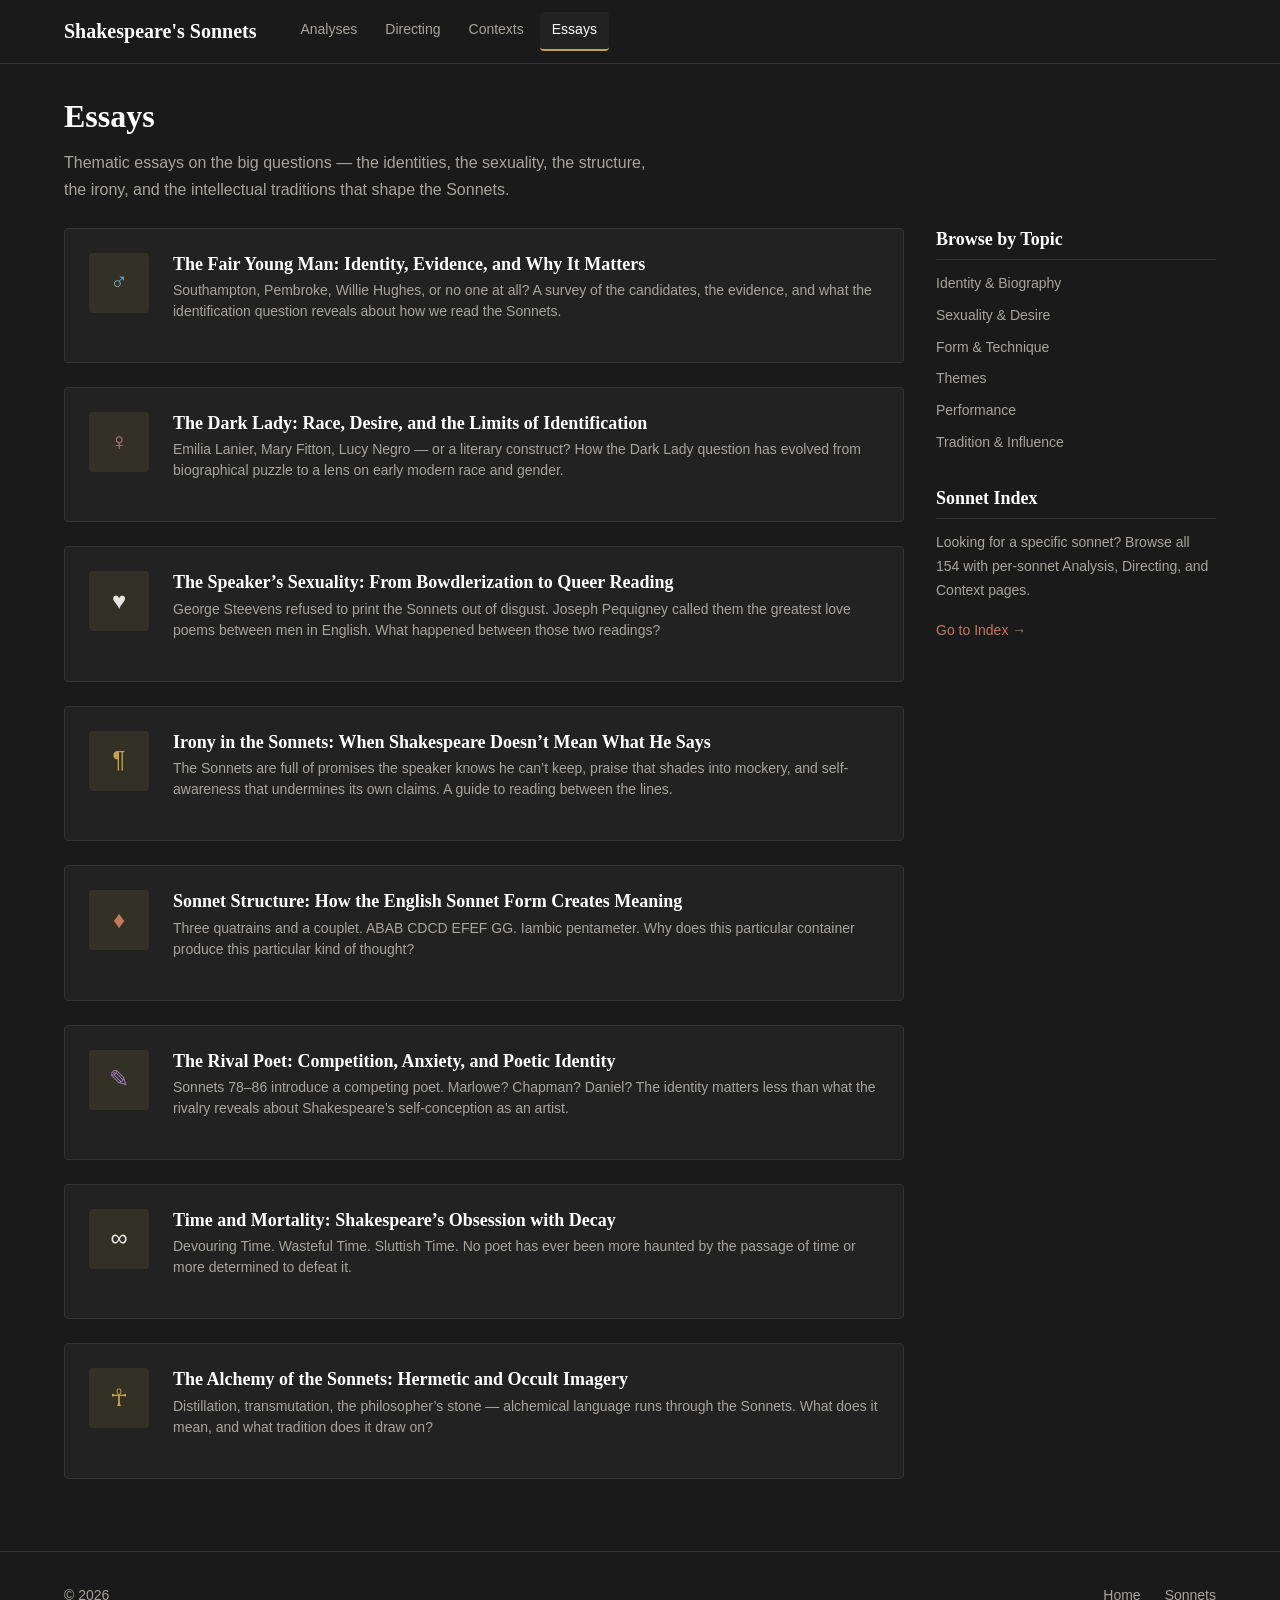
<file: site/templates/essay-index.html>
<!DOCTYPE html>
<html lang="en">
<head>
  <meta charset="UTF-8">
  <meta name="viewport" content="width=device-width, initial-scale=1.0">
  <title>Essays — Shakespeare's Sonnets</title>
  <link rel="stylesheet" href="../css/style.css">
</head>
<body>

  <header class="site-header">
    <div class="header__container">
      <a href="homepage.html" class="header__logo">Shakespeare's Sonnets</a>
      <nav class="header__nav">
        <a href="sonnet-index.html" class="nav__link nav__link--analyses">Analyses</a>
        <a href="sonnet-index.html" class="nav__link nav__link--directing">Directing</a>
        <a href="sonnet-index.html" class="nav__link nav__link--contexts">Contexts</a>
        <a href="essay-index.html" class="nav__link nav__link--essays nav__link--active">Essays</a>
      </nav>
      <button class="hamburger" aria-label="Menu">
        <span></span><span></span><span></span>
      </button>
    </div>
  </header>

  <main class="container mt-4">
    <h1>Essays</h1>
    <p class="mt-1 mb-3" style="color: var(--text-muted); max-width: 600px;">Thematic essays on the big questions &mdash; the identities, the sexuality, the structure, the irony, and the intellectual traditions that shape the Sonnets.</p>

    <div class="page-layout">
      <div>
        <!-- Essay: The Fair Young Man -->
        <div class="essay-card">
          <div class="essay-card__icon" style="color: var(--accent-fym);">&male;</div>
          <div>
            <h2 class="essay-card__title"><a href="essay-fair-young-man.html">The Fair Young Man: Identity, Evidence, and Why It Matters</a></h2>
            <p class="essay-card__excerpt">Southampton, Pembroke, Willie Hughes, or no one at all? A survey of the candidates, the evidence, and what the identification question reveals about how we read the Sonnets.</p>
          </div>
        </div>

        <!-- Essay: The Dark Lady -->
        <div class="essay-card">
          <div class="essay-card__icon" style="color: var(--accent-dl);">&female;</div>
          <div>
            <h2 class="essay-card__title"><a href="#">The Dark Lady: Race, Desire, and the Limits of Identification</a></h2>
            <p class="essay-card__excerpt">Emilia Lanier, Mary Fitton, Lucy Negro &mdash; or a literary construct? How the Dark Lady question has evolved from biographical puzzle to a lens on early modern race and gender.</p>
          </div>
        </div>

        <!-- Essay: Sexuality -->
        <div class="essay-card">
          <div class="essay-card__icon">&hearts;</div>
          <div>
            <h2 class="essay-card__title"><a href="#">The Speaker&rsquo;s Sexuality: From Bowdlerization to Queer Reading</a></h2>
            <p class="essay-card__excerpt">George Steevens refused to print the Sonnets out of disgust. Joseph Pequigney called them the greatest love poems between men in English. What happened between those two readings?</p>
          </div>
        </div>

        <!-- Essay: Irony -->
        <div class="essay-card">
          <div class="essay-card__icon" style="color: var(--accent-gold);">&para;</div>
          <div>
            <h2 class="essay-card__title"><a href="#">Irony in the Sonnets: When Shakespeare Doesn&rsquo;t Mean What He Says</a></h2>
            <p class="essay-card__excerpt">The Sonnets are full of promises the speaker knows he can&rsquo;t keep, praise that shades into mockery, and self-awareness that undermines its own claims. A guide to reading between the lines.</p>
          </div>
        </div>

        <!-- Essay: Sonnet Structure -->
        <div class="essay-card">
          <div class="essay-card__icon" style="color: var(--accent-primary);">&#9830;</div>
          <div>
            <h2 class="essay-card__title"><a href="essay-sonnet-structure.html">Sonnet Structure: How the English Sonnet Form Creates Meaning</a></h2>
            <p class="essay-card__excerpt">Three quatrains and a couplet. ABAB CDCD EFEF GG. Iambic pentameter. Why does this particular container produce this particular kind of thought?</p>
          </div>
        </div>

        <!-- Essay: Rival Poet -->
        <div class="essay-card">
          <div class="essay-card__icon" style="color: var(--accent-purple);">&#9998;</div>
          <div>
            <h2 class="essay-card__title"><a href="#">The Rival Poet: Competition, Anxiety, and Poetic Identity</a></h2>
            <p class="essay-card__excerpt">Sonnets 78&ndash;86 introduce a competing poet. Marlowe? Chapman? Daniel? The identity matters less than what the rivalry reveals about Shakespeare&rsquo;s self-conception as an artist.</p>
          </div>
        </div>

        <!-- Essay: Time -->
        <div class="essay-card">
          <div class="essay-card__icon">&infin;</div>
          <div>
            <h2 class="essay-card__title"><a href="#">Time and Mortality: Shakespeare&rsquo;s Obsession with Decay</a></h2>
            <p class="essay-card__excerpt">Devouring Time. Wasteful Time. Sluttish Time. No poet has ever been more haunted by the passage of time or more determined to defeat it.</p>
          </div>
        </div>

        <!-- Essay: Alchemy -->
        <div class="essay-card">
          <div class="essay-card__icon" style="color: var(--accent-gold);">&#9765;</div>
          <div>
            <h2 class="essay-card__title"><a href="#">The Alchemy of the Sonnets: Hermetic and Occult Imagery</a></h2>
            <p class="essay-card__excerpt">Distillation, transmutation, the philosopher&rsquo;s stone &mdash; alchemical language runs through the Sonnets. What does it mean, and what tradition does it draw on?</p>
          </div>
        </div>
      </div>

      <aside class="sidebar">
        <div class="sidebar__section">
          <h2 class="sidebar__heading">Browse by Topic</h2>
          <ul class="sidebar__list">
            <li><a href="#">Identity &amp; Biography</a></li>
            <li><a href="#">Sexuality &amp; Desire</a></li>
            <li><a href="#">Form &amp; Technique</a></li>
            <li><a href="#">Themes</a></li>
            <li><a href="#">Performance</a></li>
            <li><a href="#">Tradition &amp; Influence</a></li>
          </ul>
        </div>
        <div class="sidebar__section">
          <h2 class="sidebar__heading">Sonnet Index</h2>
          <p style="color: var(--text-muted);">Looking for a specific sonnet? Browse all 154 with per-sonnet Analysis, Directing, and Context pages.</p>
          <a href="sonnet-index.html" style="color: var(--accent-primary);">Go to Index &rarr;</a>
        </div>
      </aside>
    </div>
  </main>

  <footer class="site-footer">
    <div class="footer__container">
      <p>&copy; 2026</p>
      <ul class="footer__links">
        <li><a href="homepage.html">Home</a></li>
        <li><a href="sonnet-index.html">Sonnets</a></li>
      </ul>
    </div>
  </footer>

</body>
</html>
</file>
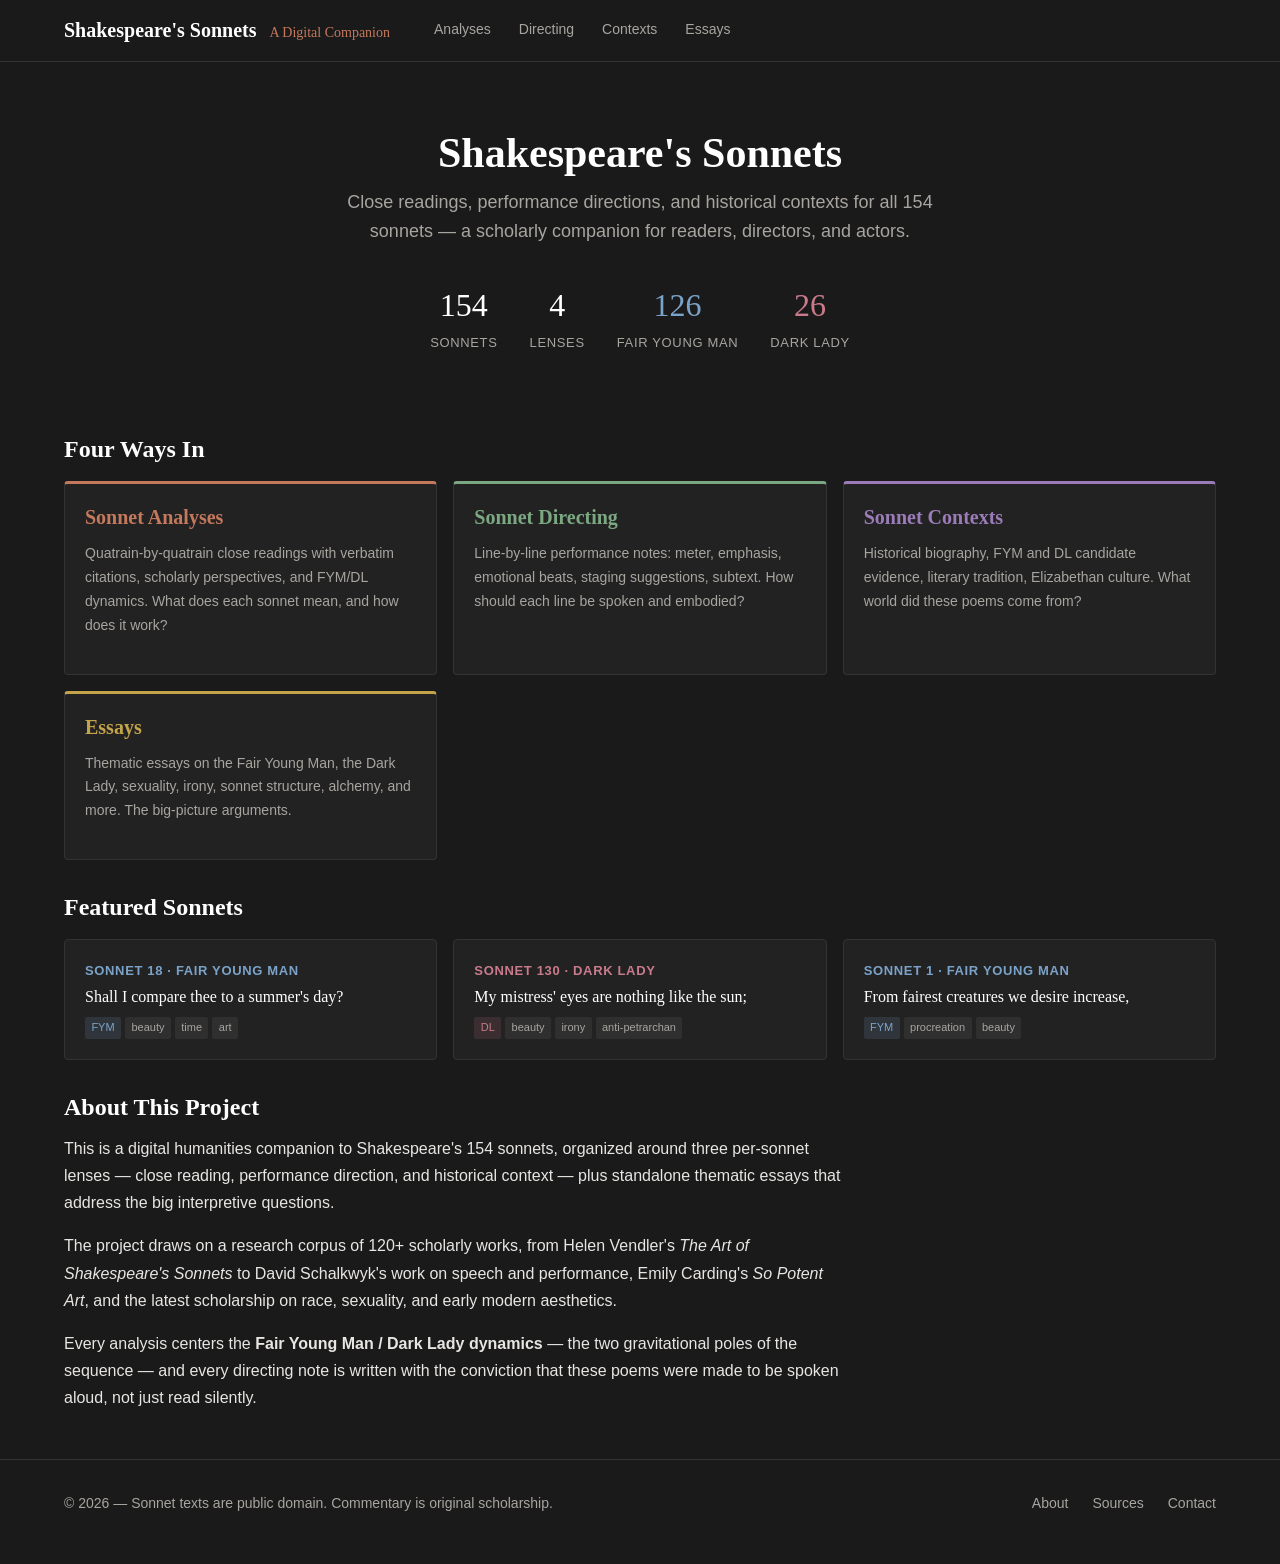
<file: site/templates/homepage.html>
<!DOCTYPE html>
<html lang="en">
<head>
  <meta charset="UTF-8">
  <meta name="viewport" content="width=device-width, initial-scale=1.0">
  <title>Shakespeare's Sonnets — A Digital Humanities Companion</title>
  <link rel="stylesheet" href="../css/style.css">
</head>
<body>

  <header class="site-header">
    <div class="header__container">
      <a href="/" class="header__logo">Shakespeare's Sonnets <span>A Digital Companion</span></a>
      <nav class="header__nav">
        <a href="sonnet-index.html" class="nav__link nav__link--analyses">Analyses</a>
        <a href="sonnet-index.html" class="nav__link nav__link--directing">Directing</a>
        <a href="sonnet-index.html" class="nav__link nav__link--contexts">Contexts</a>
        <a href="essay-index.html" class="nav__link nav__link--essays">Essays</a>
      </nav>
      <button class="hamburger" aria-label="Menu">
        <span></span><span></span><span></span>
      </button>
    </div>
  </header>

  <main>
    <!-- HERO -->
    <section class="hero container">
      <h1 class="hero__title">Shakespeare's Sonnets</h1>
      <p class="hero__subtitle">Close readings, performance directions, and historical contexts for all 154 sonnets &mdash; a scholarly companion for readers, directors, and actors.</p>

      <div class="hero__stats">
        <div class="hero__stat">
          <div class="hero__stat-number">154</div>
          <div class="hero__stat-label">Sonnets</div>
        </div>
        <div class="hero__stat">
          <div class="hero__stat-number">4</div>
          <div class="hero__stat-label">Lenses</div>
        </div>
        <div class="hero__stat">
          <div class="hero__stat-number" style="color: var(--accent-fym);">126</div>
          <div class="hero__stat-label">Fair Young Man</div>
        </div>
        <div class="hero__stat">
          <div class="hero__stat-number" style="color: var(--accent-dl);">26</div>
          <div class="hero__stat-label">Dark Lady</div>
        </div>
      </div>
    </section>

    <div class="container">
      <!-- FOUR PILLARS -->
      <section class="mt-4 mb-4">
        <h2>Four Ways In</h2>
        <div class="sonnet-grid mt-2">
          <div class="sonnet-card" style="border-top: 3px solid var(--tab-analyses);">
            <h3 style="color: var(--tab-analyses);">Sonnet Analyses</h3>
            <p style="color: var(--text-muted); font-size: var(--text-sm);">Quatrain-by-quatrain close readings with verbatim citations, scholarly perspectives, and FYM/DL dynamics. What does each sonnet mean, and how does it work?</p>
          </div>
          <div class="sonnet-card" style="border-top: 3px solid var(--tab-directing);">
            <h3 style="color: var(--tab-directing);">Sonnet Directing</h3>
            <p style="color: var(--text-muted); font-size: var(--text-sm);">Line-by-line performance notes: meter, emphasis, emotional beats, staging suggestions, subtext. How should each line be spoken and embodied?</p>
          </div>
          <div class="sonnet-card" style="border-top: 3px solid var(--tab-contexts);">
            <h3 style="color: var(--tab-contexts);">Sonnet Contexts</h3>
            <p style="color: var(--text-muted); font-size: var(--text-sm);">Historical biography, FYM and DL candidate evidence, literary tradition, Elizabethan culture. What world did these poems come from?</p>
          </div>
          <div class="sonnet-card" style="border-top: 3px solid var(--tab-essays);">
            <h3 style="color: var(--tab-essays);">Essays</h3>
            <p style="color: var(--text-muted); font-size: var(--text-sm);">Thematic essays on the Fair Young Man, the Dark Lady, sexuality, irony, sonnet structure, alchemy, and more. The big-picture arguments.</p>
          </div>
        </div>
      </section>

      <!-- SAMPLE SONNETS -->
      <section class="mb-4">
        <h2>Featured Sonnets</h2>
        <div class="sonnet-grid mt-2">
          <div class="sonnet-card">
            <div class="sonnet-card__number sonnet-card__number--fym">Sonnet 18 &middot; Fair Young Man</div>
            <div class="sonnet-card__first-line"><a href="analysis-018.html">Shall I compare thee to a summer's day?</a></div>
            <div class="sonnet-card__tags">
              <span class="tag tag--fym">FYM</span>
              <span class="tag">beauty</span>
              <span class="tag">time</span>
              <span class="tag">art</span>
            </div>
          </div>
          <div class="sonnet-card">
            <div class="sonnet-card__number sonnet-card__number--dl">Sonnet 130 &middot; Dark Lady</div>
            <div class="sonnet-card__first-line"><a href="analysis-130.html">My mistress' eyes are nothing like the sun;</a></div>
            <div class="sonnet-card__tags">
              <span class="tag tag--dl">DL</span>
              <span class="tag">beauty</span>
              <span class="tag">irony</span>
              <span class="tag">anti-petrarchan</span>
            </div>
          </div>
          <div class="sonnet-card">
            <div class="sonnet-card__number sonnet-card__number--fym">Sonnet 1 &middot; Fair Young Man</div>
            <div class="sonnet-card__first-line"><a href="analysis-001.html">From fairest creatures we desire increase,</a></div>
            <div class="sonnet-card__tags">
              <span class="tag tag--fym">FYM</span>
              <span class="tag">procreation</span>
              <span class="tag">beauty</span>
            </div>
          </div>
        </div>
      </section>

      <!-- ABOUT -->
      <section class="content-narrow mb-4">
        <h2>About This Project</h2>
        <p>This is a digital humanities companion to Shakespeare's 154 sonnets, organized around three per-sonnet lenses &mdash; close reading, performance direction, and historical context &mdash; plus standalone thematic essays that address the big interpretive questions.</p>
        <p>The project draws on a research corpus of 120+ scholarly works, from Helen Vendler's <cite>The Art of Shakespeare's Sonnets</cite> to David Schalkwyk's work on speech and performance, Emily Carding's <cite>So Potent Art</cite>, and the latest scholarship on race, sexuality, and early modern aesthetics.</p>
        <p>Every analysis centers the <strong>Fair Young Man / Dark Lady dynamics</strong> &mdash; the two gravitational poles of the sequence &mdash; and every directing note is written with the conviction that these poems were made to be spoken aloud, not just read silently.</p>
      </section>
    </div>
  </main>

  <footer class="site-footer">
    <div class="footer__container">
      <p>&copy; 2026 &mdash; Sonnet texts are public domain. Commentary is original scholarship.</p>
      <ul class="footer__links">
        <li><a href="#">About</a></li>
        <li><a href="#">Sources</a></li>
        <li><a href="#">Contact</a></li>
      </ul>
    </div>
  </footer>

</body>
</html>
</file>
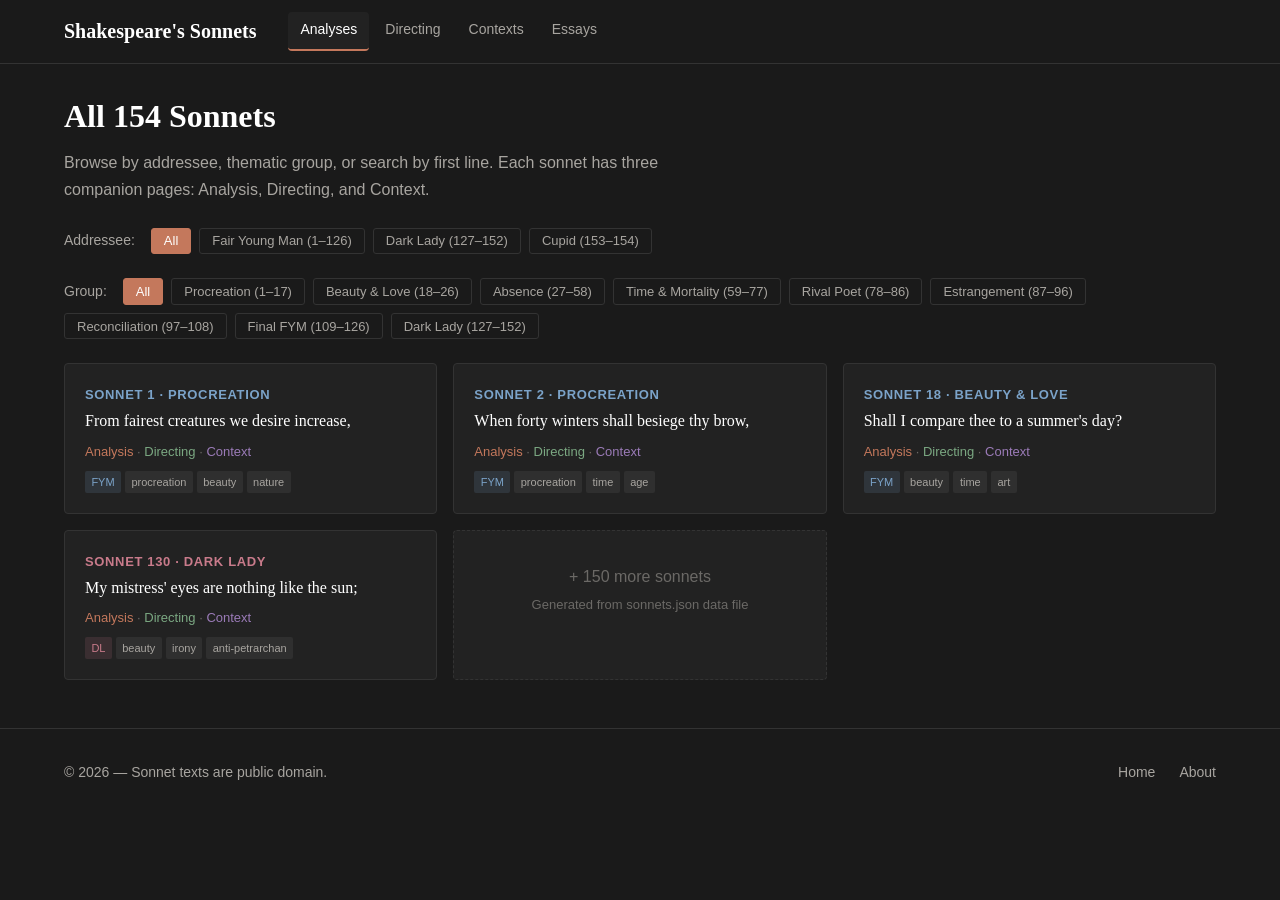
<file: site/templates/sonnet-index.html>
<!DOCTYPE html>
<html lang="en">
<head>
  <meta charset="UTF-8">
  <meta name="viewport" content="width=device-width, initial-scale=1.0">
  <title>Sonnet Index — Shakespeare's Sonnets</title>
  <link rel="stylesheet" href="../css/style.css">
</head>
<body>

  <header class="site-header">
    <div class="header__container">
      <a href="homepage.html" class="header__logo">Shakespeare's Sonnets</a>
      <nav class="header__nav">
        <a href="sonnet-index.html" class="nav__link nav__link--analyses nav__link--active">Analyses</a>
        <a href="sonnet-index.html" class="nav__link nav__link--directing">Directing</a>
        <a href="sonnet-index.html" class="nav__link nav__link--contexts">Contexts</a>
        <a href="essay-index.html" class="nav__link nav__link--essays">Essays</a>
      </nav>
      <button class="hamburger" aria-label="Menu">
        <span></span><span></span><span></span>
      </button>
    </div>
  </header>

  <main class="container mt-4">
    <h1>All 154 Sonnets</h1>
    <p class="mt-1 mb-3" style="color: var(--text-muted); max-width: 600px;">Browse by addressee, thematic group, or search by first line. Each sonnet has three companion pages: Analysis, Directing, and Context.</p>

    <!-- FILTER BAR -->
    <div class="filter-bar">
      <span class="filter-bar__label">Addressee:</span>
      <button class="filter-btn filter-btn--active">All</button>
      <button class="filter-btn filter-btn--fym">Fair Young Man (1&ndash;126)</button>
      <button class="filter-btn filter-btn--dl">Dark Lady (127&ndash;152)</button>
      <button class="filter-btn">Cupid (153&ndash;154)</button>
    </div>

    <div class="filter-bar">
      <span class="filter-bar__label">Group:</span>
      <button class="filter-btn filter-btn--active">All</button>
      <button class="filter-btn">Procreation (1&ndash;17)</button>
      <button class="filter-btn">Beauty &amp; Love (18&ndash;26)</button>
      <button class="filter-btn">Absence (27&ndash;58)</button>
      <button class="filter-btn">Time &amp; Mortality (59&ndash;77)</button>
      <button class="filter-btn">Rival Poet (78&ndash;86)</button>
      <button class="filter-btn">Estrangement (87&ndash;96)</button>
      <button class="filter-btn">Reconciliation (97&ndash;108)</button>
      <button class="filter-btn">Final FYM (109&ndash;126)</button>
      <button class="filter-btn">Dark Lady (127&ndash;152)</button>
    </div>

    <!-- SONNET GRID -->
    <div class="sonnet-grid mt-3">

      <!-- Sonnet 1 -->
      <div class="sonnet-card">
        <div class="sonnet-card__number sonnet-card__number--fym">Sonnet 1 &middot; Procreation</div>
        <div class="sonnet-card__first-line"><a href="analysis-001.html">From fairest creatures we desire increase,</a></div>
        <div class="sonnet-card__meta">
          <a href="analysis-001.html" style="color: var(--tab-analyses);">Analysis</a> &middot;
          <a href="directing-001.html" style="color: var(--tab-directing);">Directing</a> &middot;
          <a href="context-001.html" style="color: var(--tab-contexts);">Context</a>
        </div>
        <div class="sonnet-card__tags">
          <span class="tag tag--fym">FYM</span>
          <span class="tag">procreation</span>
          <span class="tag">beauty</span>
          <span class="tag">nature</span>
        </div>
      </div>

      <!-- Sonnet 2 -->
      <div class="sonnet-card">
        <div class="sonnet-card__number sonnet-card__number--fym">Sonnet 2 &middot; Procreation</div>
        <div class="sonnet-card__first-line"><a href="#">When forty winters shall besiege thy brow,</a></div>
        <div class="sonnet-card__meta">
          <a href="#" style="color: var(--tab-analyses);">Analysis</a> &middot;
          <a href="#" style="color: var(--tab-directing);">Directing</a> &middot;
          <a href="#" style="color: var(--tab-contexts);">Context</a>
        </div>
        <div class="sonnet-card__tags">
          <span class="tag tag--fym">FYM</span>
          <span class="tag">procreation</span>
          <span class="tag">time</span>
          <span class="tag">age</span>
        </div>
      </div>

      <!-- Sonnet 18 -->
      <div class="sonnet-card">
        <div class="sonnet-card__number sonnet-card__number--fym">Sonnet 18 &middot; Beauty &amp; Love</div>
        <div class="sonnet-card__first-line"><a href="analysis-018.html">Shall I compare thee to a summer's day?</a></div>
        <div class="sonnet-card__meta">
          <a href="analysis-018.html" style="color: var(--tab-analyses);">Analysis</a> &middot;
          <a href="directing-018.html" style="color: var(--tab-directing);">Directing</a> &middot;
          <a href="context-018.html" style="color: var(--tab-contexts);">Context</a>
        </div>
        <div class="sonnet-card__tags">
          <span class="tag tag--fym">FYM</span>
          <span class="tag">beauty</span>
          <span class="tag">time</span>
          <span class="tag">art</span>
        </div>
      </div>

      <!-- Sonnet 130 -->
      <div class="sonnet-card">
        <div class="sonnet-card__number sonnet-card__number--dl">Sonnet 130 &middot; Dark Lady</div>
        <div class="sonnet-card__first-line"><a href="analysis-130.html">My mistress' eyes are nothing like the sun;</a></div>
        <div class="sonnet-card__meta">
          <a href="analysis-130.html" style="color: var(--tab-analyses);">Analysis</a> &middot;
          <a href="directing-130.html" style="color: var(--tab-directing);">Directing</a> &middot;
          <a href="context-130.html" style="color: var(--tab-contexts);">Context</a>
        </div>
        <div class="sonnet-card__tags">
          <span class="tag tag--dl">DL</span>
          <span class="tag">beauty</span>
          <span class="tag">irony</span>
          <span class="tag">anti-petrarchan</span>
        </div>
      </div>

      <!-- Placeholder for remaining sonnets -->
      <div class="sonnet-card" style="border: 1px dashed var(--border-subtle); text-align: center; padding: 2rem;">
        <p style="color: var(--text-dim);">+ 150 more sonnets<br><span style="font-size: var(--text-xs);">Generated from sonnets.json data file</span></p>
      </div>

    </div>
  </main>

  <footer class="site-footer">
    <div class="footer__container">
      <p>&copy; 2026 &mdash; Sonnet texts are public domain.</p>
      <ul class="footer__links">
        <li><a href="homepage.html">Home</a></li>
        <li><a href="#">About</a></li>
      </ul>
    </div>
  </footer>

</body>
</html>
</file>
<file: site/css/style.css>
/* ============================================
   Shakespeare Sonnets — Dark Academic Theme
   Based on SHWEP design system
   ============================================ */

*, *::before, *::after {
  box-sizing: border-box;
  margin: 0;
  padding: 0;
}

:root {
  /* Backgrounds */
  --bg-primary:     #1a1a1a;
  --bg-card:        #222222;
  --bg-hover:       #2a2a2a;
  --bg-active-tab:  #2e2424;

  /* Text */
  --text-primary:   #e8e6e3;
  --text-heading:   #ffffff;
  --text-muted:     #a8a5a0;
  --text-dim:       #6b6966;
  --text-quote:     #d4c9b8;

  /* Accents */
  --accent-primary: #c4785c;   /* Warm terracotta — sonnet warmth */
  --accent-hover:   #d4896d;
  --accent-fym:     #7ba3c9;   /* Cool blue — Fair Young Man */
  --accent-dl:      #c97b8b;   /* Dusky rose — Dark Lady */
  --accent-gold:    #c4a44a;   /* Gold — for featured/highlights */
  --accent-green:   #7ba882;   /* Sage — directing notes */
  --accent-purple:  #9b7bb8;   /* Lavender — contexts */

  /* Tab colors */
  --tab-analyses:   #c4785c;
  --tab-directing:  #7ba882;
  --tab-contexts:   #9b7bb8;
  --tab-essays:     #c4a44a;

  /* Borders */
  --border-subtle:  #333333;
  --border-focus:   #c4785c;

  /* Fonts */
  --font-heading: Georgia, "Times New Roman", Times, serif;
  --font-body: -apple-system, BlinkMacSystemFont, "Segoe UI", Roboto, Oxygen, Ubuntu, sans-serif;
  --font-sonnet: Georgia, "Times New Roman", Times, serif;
  --font-mono: "SF Mono", "Fira Code", Menlo, monospace;

  /* Type Scale */
  --text-xs:   0.8125rem;
  --text-sm:   0.875rem;
  --text-base: 1rem;
  --text-lg:   1.125rem;
  --text-xl:   1.25rem;
  --text-2xl:  1.5rem;
  --text-3xl:  2rem;
  --text-4xl:  2.625rem;
}

/* === Base === */
html { font-size: 16px; scroll-behavior: smooth; }

body {
  font-family: var(--font-body);
  font-size: var(--text-base);
  line-height: 1.7;
  color: var(--text-primary);
  background-color: var(--bg-primary);
}

h1, h2, h3, h4, h5, h6 {
  font-family: var(--font-heading);
  color: var(--text-heading);
  line-height: 1.3;
  margin-bottom: 0.75rem;
}

h1 { font-size: var(--text-3xl); }
h2 { font-size: var(--text-2xl); }
h3 { font-size: var(--text-xl); }
h4 { font-size: var(--text-lg); }

p { margin-bottom: 1rem; }

a {
  color: var(--accent-primary);
  text-decoration: none;
  transition: color 0.2s;
}
a:hover { color: var(--accent-hover); }

img { max-width: 100%; height: auto; display: block; }

blockquote {
  border-left: 3px solid var(--accent-gold);
  padding: 0.75rem 1.5rem;
  margin: 1.5rem 0;
  color: var(--text-quote);
  font-family: var(--font-sonnet);
  font-style: italic;
  background: rgba(196, 164, 74, 0.05);
  border-radius: 0 4px 4px 0;
}

blockquote cite {
  display: block;
  margin-top: 0.5rem;
  font-size: var(--text-sm);
  color: var(--text-muted);
  font-style: normal;
}

/* === Layout === */
.container {
  max-width: 1200px;
  margin: 0 auto;
  padding: 0 1.5rem;
}

.content-narrow { max-width: 780px; }

.page-layout {
  display: grid;
  grid-template-columns: 1fr;
  gap: 2rem;
}

@media (min-width: 1024px) {
  .page-layout {
    grid-template-columns: 1fr 280px;
  }
}

/* === Header === */
.site-header {
  background: var(--bg-primary);
  border-bottom: 1px solid var(--border-subtle);
  position: sticky;
  top: 0;
  z-index: 100;
}

.header__container {
  display: flex;
  align-items: center;
  max-width: 1200px;
  margin: 0 auto;
  padding: 0.75rem 1.5rem;
}

.header__logo {
  font-family: var(--font-heading);
  font-size: var(--text-xl);
  color: var(--text-heading);
  text-decoration: none;
  font-weight: 700;
}

.header__logo span {
  color: var(--accent-primary);
  font-weight: 400;
  font-size: var(--text-sm);
  margin-left: 0.5rem;
}

.header__nav {
  display: flex;
  gap: 0.25rem;
  margin-left: 2rem;
}

.nav__link {
  color: var(--text-muted);
  text-decoration: none;
  font-size: var(--text-sm);
  padding: 0.4rem 0.75rem;
  border-radius: 4px;
  transition: color 0.2s, background-color 0.2s;
  font-weight: 500;
}

.nav__link:hover {
  color: var(--text-primary);
  background: var(--bg-hover);
}

.nav__link--active {
  color: var(--text-heading);
  background: var(--bg-card);
}

/* Tab-colored active states */
.nav__link--analyses.nav__link--active { border-bottom: 2px solid var(--tab-analyses); }
.nav__link--directing.nav__link--active { border-bottom: 2px solid var(--tab-directing); }
.nav__link--contexts.nav__link--active { border-bottom: 2px solid var(--tab-contexts); }
.nav__link--essays.nav__link--active { border-bottom: 2px solid var(--tab-essays); }

.header__actions {
  margin-left: auto;
  display: flex;
  align-items: center;
  gap: 1rem;
}

.hamburger {
  display: none;
  background: none;
  border: none;
  cursor: pointer;
  padding: 0.5rem;
}

.hamburger span {
  display: block;
  width: 24px;
  height: 2px;
  background: var(--text-primary);
  margin: 5px 0;
}

@media (max-width: 768px) {
  .header__nav { display: none; }
  .hamburger { display: block; margin-left: auto; }
  .header__nav.is-open {
    display: flex;
    flex-direction: column;
    position: absolute;
    top: 100%;
    left: 0;
    right: 0;
    background: var(--bg-primary);
    padding: 1rem 1.5rem;
    border-bottom: 1px solid var(--border-subtle);
    gap: 0.5rem;
  }
}

/* === Footer === */
.site-footer {
  border-top: 1px solid var(--border-subtle);
  padding: 2rem 0;
  margin-top: 3rem;
  color: var(--text-muted);
  font-size: var(--text-sm);
}

.footer__container {
  max-width: 1200px;
  margin: 0 auto;
  padding: 0 1.5rem;
  display: flex;
  justify-content: space-between;
  flex-wrap: wrap;
  gap: 1rem;
}

.footer__links {
  display: flex;
  gap: 1.5rem;
  list-style: none;
}

.footer__links a { color: var(--text-muted); font-size: var(--text-sm); }
.footer__links a:hover { color: var(--accent-primary); }

/* === Sonnet Display === */
.sonnet-text {
  font-family: var(--font-sonnet);
  font-size: var(--text-lg);
  line-height: 1.8;
  color: var(--text-quote);
  padding: 1.5rem 2rem;
  background: var(--bg-card);
  border-left: 3px solid var(--accent-gold);
  border-radius: 0 4px 4px 0;
  margin: 1.5rem 0;
  white-space: pre-line;
}

.sonnet-text .line-number {
  display: inline-block;
  width: 2rem;
  color: var(--text-dim);
  font-size: var(--text-sm);
  font-family: var(--font-body);
  user-select: none;
}

.sonnet-text .quatrain { margin-bottom: 1rem; }
.sonnet-text .couplet {
  margin-top: 1rem;
  padding-top: 0.75rem;
  border-top: 1px solid var(--border-subtle);
}

/* === Sonnet Card (Index) === */
.sonnet-grid {
  display: grid;
  grid-template-columns: repeat(auto-fill, minmax(280px, 1fr));
  gap: 1rem;
}

.sonnet-card {
  padding: 1.25rem;
  background: var(--bg-card);
  border: 1px solid var(--border-subtle);
  border-radius: 4px;
  transition: background-color 0.2s, border-color 0.2s;
}

.sonnet-card:hover {
  background: var(--bg-hover);
  border-color: var(--accent-primary);
}

.sonnet-card__number {
  font-size: var(--text-xs);
  font-weight: 600;
  text-transform: uppercase;
  letter-spacing: 0.05em;
  margin-bottom: 0.25rem;
}

.sonnet-card__number--fym { color: var(--accent-fym); }
.sonnet-card__number--dl { color: var(--accent-dl); }
.sonnet-card__number--ambiguous { color: var(--text-muted); }

.sonnet-card__first-line {
  font-family: var(--font-heading);
  font-size: var(--text-base);
  color: var(--text-heading);
  margin-bottom: 0.5rem;
  line-height: 1.4;
}

.sonnet-card__first-line a { color: inherit; }
.sonnet-card__first-line a:hover { color: var(--accent-primary); }

.sonnet-card__meta {
  font-size: var(--text-xs);
  color: var(--text-dim);
}

.sonnet-card__tags {
  display: flex;
  flex-wrap: wrap;
  gap: 0.25rem;
  margin-top: 0.5rem;
}

.tag {
  display: inline-block;
  font-size: 0.6875rem;
  padding: 0.1rem 0.4rem;
  border-radius: 2px;
  background: rgba(255,255,255,0.06);
  color: var(--text-muted);
}

.tag--fym { background: rgba(123,163,201,0.15); color: var(--accent-fym); }
.tag--dl { background: rgba(201,123,139,0.15); color: var(--accent-dl); }

/* === Content Tabs (per-sonnet page) === */
.content-tabs {
  display: flex;
  gap: 0.25rem;
  border-bottom: 1px solid var(--border-subtle);
  margin-bottom: 2rem;
}

.content-tab {
  padding: 0.6rem 1.25rem;
  font-size: var(--text-sm);
  color: var(--text-muted);
  text-decoration: none;
  border-bottom: 2px solid transparent;
  transition: color 0.2s, border-color 0.2s;
  font-weight: 500;
}

.content-tab:hover { color: var(--text-primary); }

.content-tab--active { color: var(--text-heading); }
.content-tab--analyses.content-tab--active { border-bottom-color: var(--tab-analyses); color: var(--tab-analyses); }
.content-tab--directing.content-tab--active { border-bottom-color: var(--tab-directing); color: var(--tab-directing); }
.content-tab--contexts.content-tab--active { border-bottom-color: var(--tab-contexts); color: var(--tab-contexts); }

/* === Analysis Page === */
.analysis-section {
  margin-bottom: 2.5rem;
}

.analysis-section h2 {
  padding-bottom: 0.5rem;
  border-bottom: 1px solid var(--border-subtle);
  margin-bottom: 1rem;
}

.fym-dl-indicator {
  display: inline-block;
  padding: 0.2rem 0.6rem;
  border-radius: 3px;
  font-size: var(--text-xs);
  font-weight: 600;
  text-transform: uppercase;
  letter-spacing: 0.05em;
}

.fym-dl-indicator--fym {
  background: rgba(123,163,201,0.15);
  color: var(--accent-fym);
}

.fym-dl-indicator--dl {
  background: rgba(201,123,139,0.15);
  color: var(--accent-dl);
}

/* === Directing Page === */
.directing-line {
  display: grid;
  grid-template-columns: 2.5rem 1fr;
  gap: 1rem;
  padding: 1rem 0;
  border-bottom: 1px solid rgba(255,255,255,0.04);
}

.directing-line:last-child { border-bottom: none; }

.directing-line__number {
  font-size: var(--text-sm);
  color: var(--text-dim);
  font-family: var(--font-mono);
  padding-top: 0.2rem;
}

.directing-line__text {
  font-family: var(--font-sonnet);
  font-size: var(--text-lg);
  color: var(--text-quote);
  margin-bottom: 0.5rem;
  line-height: 1.5;
}

.directing-line__notes {
  font-size: var(--text-sm);
  color: var(--text-primary);
  line-height: 1.6;
}

.directing-line__notes .note-label {
  font-weight: 600;
  color: var(--accent-green);
  font-size: var(--text-xs);
  text-transform: uppercase;
  letter-spacing: 0.03em;
}

/* === Context Page === */
.context-section {
  margin-bottom: 2.5rem;
}

.context-section h2 {
  color: var(--accent-purple);
  padding-bottom: 0.5rem;
  border-bottom: 1px solid var(--border-subtle);
  margin-bottom: 1rem;
}

.candidate-card {
  padding: 1rem 1.25rem;
  background: var(--bg-card);
  border: 1px solid var(--border-subtle);
  border-radius: 4px;
  margin-bottom: 1rem;
}

.candidate-card__name {
  font-family: var(--font-heading);
  font-size: var(--text-lg);
  color: var(--text-heading);
  margin-bottom: 0.25rem;
}

.candidate-card__dates {
  font-size: var(--text-xs);
  color: var(--text-muted);
  margin-bottom: 0.5rem;
}

.candidate-card__evidence {
  font-size: var(--text-sm);
  color: var(--text-primary);
}

/* === Essay Card (Essays tab) === */
.essay-card {
  display: flex;
  gap: 1.5rem;
  padding: 1.5rem;
  background: var(--bg-card);
  border: 1px solid var(--border-subtle);
  border-radius: 4px;
  margin-bottom: 1.5rem;
  transition: background-color 0.2s;
}

.essay-card:hover { background: var(--bg-hover); }

.essay-card__icon {
  width: 60px;
  height: 60px;
  background: rgba(196, 164, 74, 0.1);
  border-radius: 4px;
  display: flex;
  align-items: center;
  justify-content: center;
  font-size: 1.5rem;
  flex-shrink: 0;
}

.essay-card__title {
  font-family: var(--font-heading);
  font-size: var(--text-lg);
  color: var(--text-heading);
  margin-bottom: 0.25rem;
}

.essay-card__title a { color: inherit; }
.essay-card__title a:hover { color: var(--accent-gold); }

.essay-card__excerpt {
  font-size: var(--text-sm);
  color: var(--text-muted);
  line-height: 1.5;
}

/* === Bibliography === */
.bibliography {
  list-style: none;
  padding: 0;
}

.bibliography li {
  padding-left: 2rem;
  text-indent: -2rem;
  margin-bottom: 0.75rem;
  font-size: var(--text-sm);
  color: var(--text-muted);
}

.bibliography cite { font-style: italic; }

/* === Sidebar === */
.sidebar { font-size: var(--text-sm); }

.sidebar__section { margin-bottom: 2rem; }

.sidebar__heading {
  font-family: var(--font-heading);
  font-size: var(--text-lg);
  color: var(--text-heading);
  margin-bottom: 0.75rem;
  padding-bottom: 0.5rem;
  border-bottom: 1px solid var(--border-subtle);
}

.sidebar__list { list-style: none; padding: 0; }
.sidebar__list li { margin-bottom: 0.5rem; }
.sidebar__list a { color: var(--text-muted); }
.sidebar__list a:hover { color: var(--accent-primary); }

/* Sonnet nav in sidebar */
.sonnet-nav {
  display: flex;
  justify-content: space-between;
  align-items: center;
  padding: 1rem 0;
  border-top: 1px solid var(--border-subtle);
  border-bottom: 1px solid var(--border-subtle);
  margin: 1.5rem 0;
}

.sonnet-nav a {
  color: var(--text-muted);
  font-size: var(--text-sm);
}

.sonnet-nav a:hover { color: var(--accent-primary); }

.sonnet-nav__current {
  font-family: var(--font-heading);
  font-size: var(--text-lg);
  color: var(--text-heading);
}

/* === Filter Bar === */
.filter-bar {
  display: flex;
  flex-wrap: wrap;
  gap: 0.5rem;
  margin-bottom: 1.5rem;
  align-items: center;
}

.filter-bar__label {
  font-size: var(--text-sm);
  color: var(--text-muted);
  margin-right: 0.5rem;
}

.filter-btn {
  padding: 0.3rem 0.75rem;
  font-size: var(--text-xs);
  border-radius: 3px;
  border: 1px solid var(--border-subtle);
  background: transparent;
  color: var(--text-muted);
  cursor: pointer;
  transition: all 0.2s;
  font-family: var(--font-body);
}

.filter-btn:hover {
  border-color: var(--text-muted);
  color: var(--text-primary);
}

.filter-btn--active {
  background: var(--accent-primary);
  border-color: var(--accent-primary);
  color: #fff;
}

.filter-btn--fym.filter-btn--active {
  background: var(--accent-fym);
  border-color: var(--accent-fym);
}

.filter-btn--dl.filter-btn--active {
  background: var(--accent-dl);
  border-color: var(--accent-dl);
}

/* === Hero === */
.hero {
  padding: 4rem 0 3rem;
  text-align: center;
}

.hero__title {
  font-size: var(--text-4xl);
  margin-bottom: 0.5rem;
}

.hero__subtitle {
  font-size: var(--text-lg);
  color: var(--text-muted);
  max-width: 600px;
  margin: 0 auto 1.5rem;
  line-height: 1.6;
}

.hero__stats {
  display: flex;
  justify-content: center;
  gap: 2rem;
  margin-top: 2rem;
}

.hero__stat {
  text-align: center;
}

.hero__stat-number {
  font-family: var(--font-heading);
  font-size: var(--text-3xl);
  color: var(--text-heading);
}

.hero__stat-label {
  font-size: var(--text-xs);
  color: var(--text-muted);
  text-transform: uppercase;
  letter-spacing: 0.05em;
}

/* === Utilities === */
.mt-1 { margin-top: 0.5rem; }
.mt-2 { margin-top: 1rem; }
.mt-3 { margin-top: 1.5rem; }
.mt-4 { margin-top: 2rem; }
.mb-1 { margin-bottom: 0.5rem; }
.mb-2 { margin-bottom: 1rem; }
.mb-3 { margin-bottom: 1.5rem; }
.mb-4 { margin-bottom: 2rem; }

.sr-only {
  position: absolute;
  width: 1px;
  height: 1px;
  padding: 0;
  margin: -1px;
  overflow: hidden;
  clip: rect(0,0,0,0);
  border: 0;
}

/* === Inline citation highlight === */
.citation {
  font-family: var(--font-sonnet);
  font-style: italic;
  color: var(--text-quote);
}

.line-ref {
  font-family: var(--font-mono);
  font-size: var(--text-xs);
  color: var(--text-dim);
  vertical-align: super;
}
</file>
